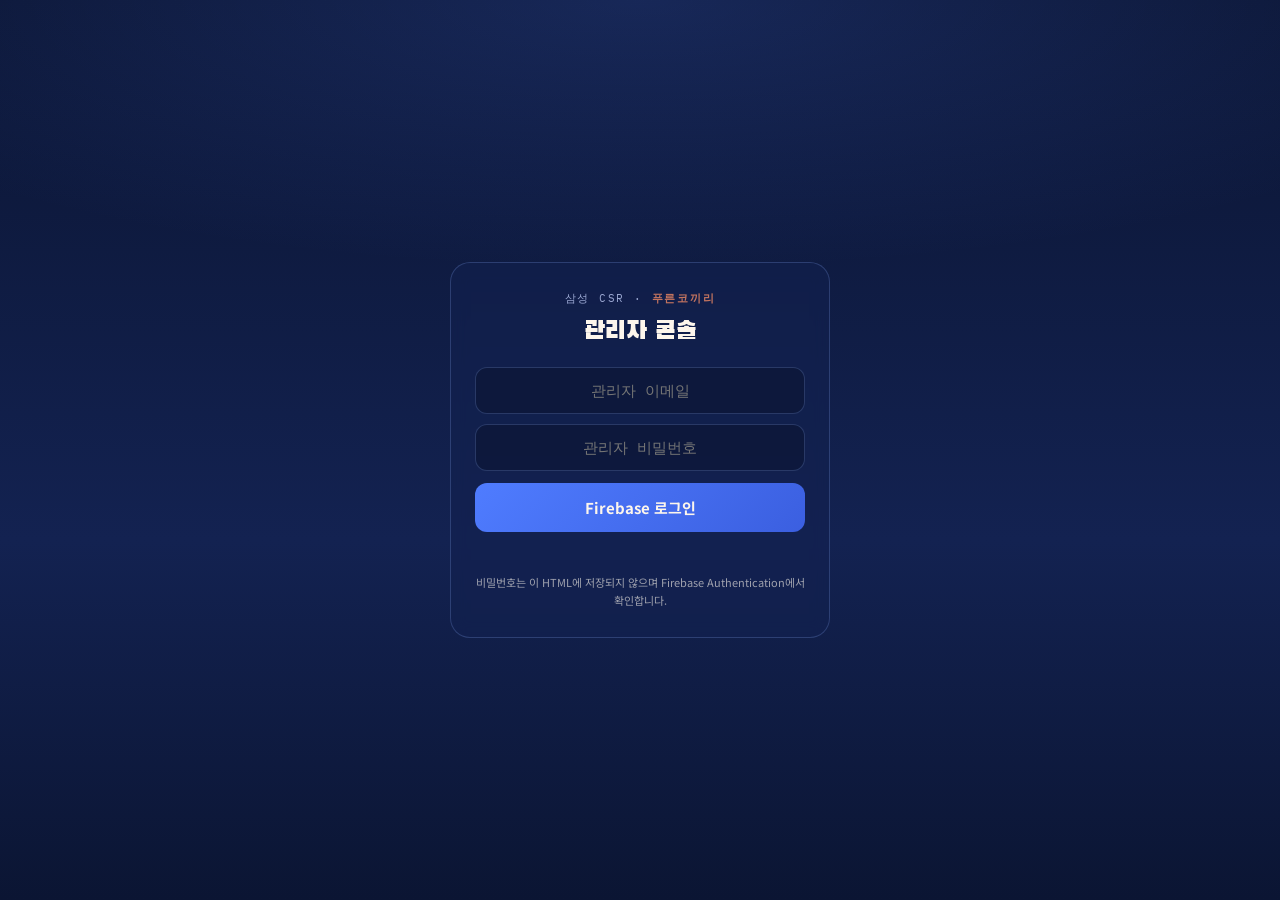
<file: admin.html>
<!DOCTYPE html>
<html lang="ko">
<head>
<meta charset="UTF-8">
<meta name="viewport" content="width=device-width, initial-scale=1.0, viewport-fit=cover">
<title>푸른코끼리 | 관리자</title>
<link rel="preconnect" href="https://fonts.googleapis.com">
<link rel="preconnect" href="https://fonts.gstatic.com" crossorigin>
<link href="https://fonts.googleapis.com/css2?family=Black+Han+Sans&family=Noto+Sans+KR:wght@400;500;700;900&family=IBM+Plex+Mono:wght@400;500&display=swap" rel="stylesheet">
<style>
:root{
  --navy-deep:#0B1533;
  --navy-mid:#132251;
  --panel:rgba(19,34,81,.55);
  --blue:#4F7CFF;
  --blue-soft:#8FB0FF;
  --blue-pale:#C9D6FF;
  --coral:#FF9166;
  --gold:#FFC24B;
  --red:#FF7A7A;
  --cream:#FDF6EC;
  --cream-dim:rgba(253,246,236,.6);
  --edge:rgba(143,176,255,.22);
  --mono:'IBM Plex Mono',ui-monospace,monospace;
}
*{margin:0;padding:0;box-sizing:border-box;-webkit-tap-highlight-color:transparent}
body{
  min-height:100dvh;background:var(--navy-deep);color:var(--cream);
  font-family:'Noto Sans KR',sans-serif;font-size:15px;
  background-image:
    radial-gradient(ellipse 120% 50% at 50% 0%, rgba(79,124,255,.18), transparent 60%),
    linear-gradient(180deg,var(--navy-deep),var(--navy-mid) 60%,var(--navy-deep));
  background-attachment:fixed;
}
.wrap{max-width:1080px;margin:0 auto;padding:26px 22px 70px}
button{font-family:inherit;cursor:pointer;border:0}
:focus-visible{outline:2px solid var(--coral);outline-offset:3px;border-radius:4px}

/* ── 로그인 ── */
.gate{min-height:100dvh;display:flex;align-items:center;justify-content:center;padding:24px}
.gate-card{width:100%;max-width:380px;background:var(--panel);border:1px solid var(--edge);border-radius:20px;padding:28px 24px;text-align:center;-webkit-backdrop-filter:blur(8px);backdrop-filter:blur(8px)}
.gate-card .eyebrow{font-family:var(--mono);font-size:11px;letter-spacing:.16em;color:var(--blue-pale);opacity:.75;margin-bottom:10px}
.gate-card h1{font-family:'Black Han Sans',sans-serif;font-weight:400;font-size:25px;margin-bottom:20px}
.gate-card input{width:100%;background:rgba(11,21,51,.6);border:1px solid var(--edge);border-radius:12px;padding:13px 15px;color:var(--cream);font-family:var(--mono);font-size:15px;text-align:center;outline:0}
.gate-card input+input{margin-top:10px}
.gate-help{margin-top:12px;font-size:11px;line-height:1.55;color:var(--cream-dim)}
.gate-card button{width:100%;margin-top:12px;padding:14px 0;border-radius:12px;background:linear-gradient(135deg,var(--blue),#3B5FE0);color:var(--cream);font-weight:700;font-size:15px}
.gate-msg{margin-top:12px;font-size:12.5px;color:var(--red);min-height:18px}

/* ── 헤더 ── */
header{display:flex;align-items:flex-end;gap:16px;flex-wrap:wrap;margin-bottom:22px}
header .eyebrow{font-family:var(--mono);font-size:11px;letter-spacing:.16em;color:var(--blue-pale);opacity:.75;margin-bottom:5px}
header .eyebrow b{color:var(--coral);font-weight:500}
header h1{font-family:'Black Han Sans',sans-serif;font-weight:400;font-size:30px;letter-spacing:-.01em}
header .tools{margin-left:auto;display:flex;gap:9px;align-items:center;flex-wrap:wrap}
.btn{
  font-family:var(--mono);font-size:12px;padding:9px 15px;border-radius:999px;
  background:rgba(79,124,255,.14);border:1px solid var(--edge);color:var(--cream)
}
.btn:hover{background:rgba(79,124,255,.24)}
.btn:disabled{opacity:.35;cursor:not-allowed;filter:saturate(.35)}
.btn.warn{background:rgba(255,122,122,.12);border-color:rgba(255,122,122,.4);color:#FFC7C7}
.btn.warn:hover{background:rgba(255,122,122,.22)}
.btn.go{background:rgba(255,145,102,.14);border-color:rgba(255,145,102,.4);color:#FFD2BE}
.btn.draw{background:rgba(255,194,75,.14);border-color:rgba(255,194,75,.48);color:#FFE6A6}
.btn.draw:hover{background:rgba(255,194,75,.24)}

/* ── 룸 카드 ── */
h2{font-family:var(--mono);font-size:11px;letter-spacing:.16em;color:var(--blue-pale);opacity:.8;margin:26px 0 12px;text-transform:uppercase}
.rooms{display:grid;gap:14px;grid-template-columns:repeat(auto-fill,minmax(250px,1fr))}
.room{
  background:var(--panel);border:1px solid var(--edge);border-radius:16px;padding:16px 18px;
  -webkit-backdrop-filter:blur(6px);backdrop-filter:blur(6px);
  transition:border-color .15s ease,transform .12s ease
}
.room:hover{border-color:rgba(143,176,255,.45)}
.room.active{border-color:var(--coral);box-shadow:0 0 0 1px rgba(255,145,102,.35),0 10px 30px rgba(255,145,102,.12)}
.room .no{font-family:'Black Han Sans',sans-serif;font-weight:400;font-size:26px;line-height:1}
.room .no small{font-family:var(--mono);font-size:11px;color:var(--blue-pale);opacity:.75;margin-right:7px;letter-spacing:.14em}
.room .figs{display:flex;gap:14px;margin:12px 0 14px;font-family:var(--mono);font-size:12px;color:var(--cream-dim)}
.room .figs b{display:block;font-size:19px;color:var(--cream);font-weight:500;font-variant-numeric:tabular-nums;margin-top:2px}
.room .figs .hid b{color:var(--red)}
.room .acts{display:flex;gap:7px;flex-wrap:wrap}
.room .acts .btn{padding:7px 12px;font-size:11px}

/* ── 메시지 목록 ── */
.toolbar{display:flex;align-items:center;gap:12px;flex-wrap:wrap;margin-bottom:12px}
.toolbar .title{font-family:'Black Han Sans',sans-serif;font-weight:400;font-size:21px}
.toolbar .right{margin-left:auto;display:flex;gap:8px;flex-wrap:wrap}
.list{display:flex;flex-direction:column;gap:9px}
.item{
  display:flex;gap:14px;align-items:flex-start;
  background:var(--panel);border:1px solid var(--edge);border-left:3px solid var(--blue);
  border-radius:12px;padding:13px 15px
}
.item.hidden-row{opacity:.5;border-left-color:var(--red)}
.item .body{flex:1;min-width:0}
.item .txt{font-size:15.5px;line-height:1.5;white-space:pre-wrap;word-break:break-word}
.item .meta{margin-top:7px;font-family:var(--mono);font-size:11px;color:var(--cream-dim);display:flex;gap:12px;flex-wrap:wrap}
.item .meta .nm{color:var(--coral)}
.item .acts{display:flex;gap:6px;flex-shrink:0}
.item .acts .btn{padding:6px 11px;font-size:11px}
.empty{padding:34px 10px;text-align:center;color:var(--cream-dim);font-family:var(--mono);font-size:12.5px}

/* ── 링크 만들기 ── */
.linker{background:var(--panel);border:1px solid var(--edge);border-radius:16px;padding:16px 18px}
.linker .row{display:flex;gap:10px;flex-wrap:wrap;align-items:flex-end}
.linker label{display:block;font-family:var(--mono);font-size:10.5px;letter-spacing:.14em;color:var(--blue-pale);opacity:.8;margin-bottom:6px}
.linker input{background:rgba(11,21,51,.6);border:1px solid var(--edge);border-radius:10px;padding:10px 13px;color:var(--cream);font-family:var(--mono);font-size:14px;width:120px;outline:0}
.linker .out{margin-top:13px;display:flex;flex-direction:column;gap:7px;font-family:var(--mono);font-size:12.5px;word-break:break-all}
.linker .out a{color:var(--blue-soft)}

.toast{
  position:fixed;left:50%;bottom:26px;transform:translateX(-50%);
  background:rgba(11,21,51,.95);border:1px solid var(--edge);border-radius:999px;
  padding:11px 20px;font-family:var(--mono);font-size:12.5px;z-index:50;
  opacity:0;pointer-events:none;transition:opacity .25s ease
}
.toast.show{opacity:1}
.toast.err{border-color:rgba(255,122,122,.5);color:#FFC7C7}
</style>
</head>
<body>

<!-- ── Firebase Authentication 로그인 ── -->
<div class="gate" id="gate">
  <div class="gate-card">
    <div class="eyebrow">삼성 CSR · <b style="color:#FF9166">푸른코끼리</b></div>
    <h1>관리자 콘솔</h1>
    <input id="email" type="email" placeholder="관리자 이메일" autocomplete="username" inputmode="email">
    <input id="pw" type="password" placeholder="관리자 비밀번호" autocomplete="current-password">
    <button id="enter">Firebase 로그인</button>
    <div class="gate-msg" id="gateMsg"></div>
    <div class="gate-help">비밀번호는 이 HTML에 저장되지 않으며 Firebase Authentication에서 확인합니다.</div>
  </div>
</div>

<!-- ── 본문 ── -->
<div class="wrap" id="app" hidden>
  <header>
    <div>
      <div class="eyebrow">삼성 CSR · <b>푸른코끼리</b> 사이버 폭력 예방 캠페인</div>
      <h1>응원 메시지 관리</h1>
    </div>
    <div class="tools">
      <span class="btn" id="autoBtn">자동 새로고침 켬</span>
      <button class="btn" id="refresh">새로고침</button>
      <button class="btn warn" id="logout">로그아웃</button>
    </div>
  </header>

  <h2>전광판 현황</h2>
  <div class="rooms" id="rooms"></div>

  <h2>링크 만들기</h2>
  <div class="linker">
    <div class="row">
      <div><label for="lkRoom">룸 번호</label><input id="lkRoom" type="number" min="1" step="1" value="1"></div>
      <div><label for="lkGoal">목표 개수</label><input id="lkGoal" type="number" min="1" step="1" value="10"></div>
      <button class="btn go" id="makeLink">주소 만들기</button>
    </div>
    <div class="out" id="linkOut"></div>
  </div>

  <h2 id="listHead">메시지</h2>
  <div class="toolbar">
    <span class="title" id="listTitle">룸을 선택하세요</span>
    <div class="right">
      <button class="btn warn" id="resetRoom" hidden>이 룸 전체 리셋</button>
    </div>
  </div>
  <div class="list" id="list">
    <div class="empty">위에서 룸을 선택하면 메시지가 표시됩니다</div>
  </div>
</div>

<div class="toast" id="toast"></div>

<script>
/* ═══════════════════════════════════════════════════════════
   푸른코끼리 관리자 콘솔

   삭제 방식
     1) 우선 실제 삭제(DELETE)를 시도합니다.
     2) 보안 규칙이 삭제를 막으면 ctrl/hidden 에 기록해
        전광판에서 보이지 않게 처리합니다(되돌리기 가능).
   전체 리셋도 같은 순서로 동작하며, 규칙이 막을 경우
   ctrl/resetKey 를 갱신해 이전 메시지를 전부 가립니다.

   이름 변경
     메시지를 새 번호로 복사한 뒤 원래 번호를 정리합니다.
     메시지 키를 그대로 옮기므로 작성 순서와 시각이 유지됩니다.
   ═══════════════════════════════════════════════════════════ */
const CONFIG = {
  DB_URL             : "https://jmtcsr1-default-rtdb.asia-southeast1.firebasedatabase.app",

  /* Firebase Console → 프로젝트 설정 → 일반 → 웹 API 키 */
  FIREBASE_WEB_API_KEY: "AIzaSyCem6dA2hNhemGW5BYE4GSeRiMyqajfxvY",

  /* Firebase Console → Authentication → 사용자 UID */
  ADMIN_UID           : "UpxNSZLlivVJLJxENPCwxD0A70g1",

  REFRESH              : 6000
};

const DB = CONFIG.DB_URL;
const el = id => document.getElementById(id);
const nf = n => Number(n).toLocaleString("ko-KR");

let rooms = {};        // {roomNo: {total, hiddenCount, visible, resetKey, hidden}}
let current = null;    // 선택된 룸
let auto = true;
let timer = null;

/* ── Firebase Authentication ── */
const AUTH_SESSION_KEY = "blueele:admin:refreshToken";
let authState = {
  idToken     : "",
  refreshToken: "",
  expiresAt   : 0,
  uid         : "",
  email       : ""
};

function authConfigured(){
  return Boolean(CONFIG.FIREBASE_WEB_API_KEY && CONFIG.ADMIN_UID);
}

function setGateMessage(text){
  el("gateMsg").textContent = text || "";
}

function friendlyAuthError(code){
  const table = {
    EMAIL_NOT_FOUND       : "등록되지 않은 관리자 이메일입니다.",
    INVALID_PASSWORD      : "이메일 또는 비밀번호가 맞지 않습니다.",
    INVALID_LOGIN_CREDENTIALS: "이메일 또는 비밀번호가 맞지 않습니다.",
    USER_DISABLED         : "비활성화된 관리자 계정입니다.",
    TOO_MANY_ATTEMPTS_TRY_LATER: "로그인 시도가 너무 많습니다. 잠시 후 다시 시도하세요.",
    OPERATION_NOT_ALLOWED : "Firebase Authentication에서 이메일/비밀번호 로그인을 활성화해야 합니다.",
    NOT_ADMIN             : "이 계정은 이 관리자 페이지에 허용된 UID가 아닙니다.",
    CONFIG_REQUIRED       : "admin.html의 Web API Key와 관리자 UID를 먼저 설정하세요."
  };
  return table[code] || "로그인하지 못했습니다. Firebase 설정과 네트워크를 확인하세요.";
}

function applyAuthPayload(data){
  const uid = data.localId || data.user_id || authState.uid;
  if (uid !== CONFIG.ADMIN_UID) throw new Error("NOT_ADMIN");

  authState.idToken      = data.idToken || data.id_token || "";
  authState.refreshToken = data.refreshToken || data.refresh_token || authState.refreshToken;
  authState.expiresAt    = Date.now() + Math.max(60, Number(data.expiresIn || data.expires_in || 3600)) * 1000;
  authState.uid          = uid;
  authState.email        = data.email || authState.email;

  if (authState.refreshToken){
    sessionStorage.setItem(AUTH_SESSION_KEY, authState.refreshToken);
  }
}

function clearAuth(){
  authState = {idToken:"",refreshToken:"",expiresAt:0,uid:"",email:""};
  sessionStorage.removeItem(AUTH_SESSION_KEY);
}

async function refreshIdToken(force){
  if (!force && authState.idToken && Date.now() < authState.expiresAt - 60000){
    return authState.idToken;
  }
  if (!authState.refreshToken) throw new Error("LOGIN_REQUIRED");

  const body = new URLSearchParams({
    grant_type   : "refresh_token",
    refresh_token: authState.refreshToken
  });
  const res = await fetch(`https://securetoken.googleapis.com/v1/token?key=${encodeURIComponent(CONFIG.FIREBASE_WEB_API_KEY)}`, {
    method : "POST",
    headers: {"Content-Type":"application/x-www-form-urlencoded"},
    body
  });
  const data = await res.json();
  if (!res.ok) throw new Error(data?.error?.message || "TOKEN_REFRESH_FAILED");
  applyAuthPayload(data);
  return authState.idToken;
}

function openAdmin(){
  el("gate").hidden = true;
  el("app").hidden = false;
  loadAll();
  schedule();
}

async function tryEnter(){
  if (!authConfigured()){
    setGateMessage(friendlyAuthError("CONFIG_REQUIRED"));
    return;
  }

  const email = el("email").value.trim();
  const password = el("pw").value;
  if (!email || !password){
    setGateMessage("관리자 이메일과 비밀번호를 입력하세요.");
    return;
  }

  const button = el("enter");
  button.disabled = true;
  setGateMessage("Firebase에서 관리자 권한을 확인하고 있습니다.");

  try{
    const res = await fetch(`https://identitytoolkit.googleapis.com/v1/accounts:signInWithPassword?key=${encodeURIComponent(CONFIG.FIREBASE_WEB_API_KEY)}`, {
      method : "POST",
      headers: {"Content-Type":"application/json"},
      body   : JSON.stringify({email, password, returnSecureToken:true})
    });
    const data = await res.json();
    if (!res.ok) throw new Error(data?.error?.message || "AUTH_FAILED");

    applyAuthPayload(data);
    el("pw").value = "";
    setGateMessage("");
    openAdmin();
  }catch(err){
    clearAuth();
    setGateMessage(friendlyAuthError(String(err.message || err)));
    el("pw").value = "";
    el("pw").focus();
  }finally{
    button.disabled = false;
  }
}

async function restoreSession(){
  if (!authConfigured()){
    setGateMessage(friendlyAuthError("CONFIG_REQUIRED"));
    el("email").focus();
    return;
  }

  authState.refreshToken = sessionStorage.getItem(AUTH_SESSION_KEY) || "";
  if (!authState.refreshToken){
    el("email").focus();
    return;
  }

  setGateMessage("관리자 세션을 복원하고 있습니다.");
  try{
    await refreshIdToken(true);
    setGateMessage("");
    openAdmin();
  }catch(e){
    clearAuth();
    setGateMessage("세션이 만료되었습니다. 다시 로그인하세요.");
    el("email").focus();
  }
}

function logout(){
  clearTimeout(timer);
  clearAuth();
  rooms = {};
  current = null;
  el("app").hidden = true;
  el("gate").hidden = false;
  el("list").innerHTML = '<div class="empty">위에서 룸을 선택하면 메시지가 표시됩니다</div>';
  setGateMessage("로그아웃했습니다.");
  el("pw").value = "";
  el("email").focus();
}

el("enter").addEventListener("click", tryEnter);
el("email").addEventListener("keydown", e => { if (e.key === "Enter") el("pw").focus(); });
el("pw").addEventListener("keydown", e => { if (e.key === "Enter") tryEnter(); });
el("logout").addEventListener("click", logout);

/* ── 알림 ── */
let toastTimer = null;
function toast(text, isErr){
  const t = el("toast");
  t.textContent = text;
  t.classList.toggle("err", !!isErr);
  t.classList.add("show");
  clearTimeout(toastTimer);
  toastTimer = setTimeout(() => t.classList.remove("show"), 2600);
}

/* ── 인증된 Realtime Database REST 통신 ── */
async function dbFetch(path, options={}, mayRetry=true){
  try{
    const token = await refreshIdToken(false);
    const join = path.includes("?") ? "&" : "?";
    const url = `${DB}${path}${join}auth=${encodeURIComponent(token)}`;
    const res = await fetch(url, options);

    if (mayRetry && (res.status === 401 || res.status === 403)){
      await refreshIdToken(true);
      return dbFetch(path, options, false);
    }
    return res;
  }catch(err){
    if (String(err.message || err).includes("LOGIN_REQUIRED")) logout();
    throw err;
  }
}

async function getJSON(path){
  const res = await dbFetch(path, {cache:"no-store"});
  if (!res.ok) throw new Error(res.status);
  return res.json();
}
async function putJSON(path, value){
  const res = await dbFetch(path, {
    method:"PUT", headers:{"Content-Type":"application/json"}, body:JSON.stringify(value)
  });
  if (!res.ok) throw new Error(res.status);
  return true;
}
async function patchJSON(path, value){
  const res = await dbFetch(path, {
    method:"PATCH", headers:{"Content-Type":"application/json"}, body:JSON.stringify(value)
  });
  return res.ok;
}
async function delPath(path){
  const res = await dbFetch(path, {method:"DELETE"});
  return res.ok;
}

/* 같은 브라우저에서 열린 전광판에는 즉시 동기화 신호를 보냅니다. */
function signalBoard(room){
  try{
    localStorage.setItem(`blueele:room:${room}`, String(Date.now()));
  }catch(e){}
}

/* ── 전체 룸 현황 ── */
async function loadAll(){
  try{
    const roomList = await getJSON(`/rooms.json?shallow=true`) || {};
    const keys = Object.keys(roomList).filter(r => /^[0-9]{1,6}$/.test(r)).sort((a,b) => (+a||0) - (+b||0));
    const next = {};

    await Promise.all(keys.map(async r => {
      const [msgs, ctrl] = await Promise.all([
        getJSON(`/rooms/${r}/msgs.json?shallow=true`).catch(() => null),
        getJSON(`/rooms/${r}/ctrl.json`).catch(() => null)
      ]);
      const all      = msgs ? Object.keys(msgs) : [];
      const resetKey = (ctrl && ctrl.resetKey) || "";
      const hidden   = (ctrl && ctrl.hidden) || {};
      const alive    = all.filter(k => k > resetKey);
      next[r] = {
        total  : all.length,
        alive  : alive.length,
        hiddenN: alive.filter(k => hidden[k]).length,
        visible: alive.filter(k => !hidden[k]).length,
        resetKey, hidden
      };
    }));

    rooms = next;
    renderRooms();
    if (current && rooms[current]) loadMessages(current, true);
  }catch(e){
    toast("현황을 불러오지 못했습니다. 규칙에서 /rooms 읽기가 허용되었는지 확인하세요.", true);
  }
}

function renderRooms(){
  const box = el("rooms");
  const keys = Object.keys(rooms);
  if (!keys.length){
    box.innerHTML = `<div class="empty">아직 생성된 전광판이 없습니다. 아래에서 링크를 만들어 첫 메시지를 남겨보세요.</div>`;
    return;
  }
  box.innerHTML = "";
  keys.forEach(r => {
    const d = rooms[r];
    const card = document.createElement("div");
    card.className = "room" + (current === r ? " active" : "");
    card.innerHTML = `
      <div class="no"><small>ROOM</small>${r}</div>
      <div class="figs">
        <span>표시 중<b>${nf(d.visible)}</b></span>
        <span class="hid">숨김<b>${nf(d.hiddenN)}</b></span>
        <span>누적<b>${nf(d.total)}</b></span>
      </div>
      <div class="acts">
        <button class="btn" data-act="open">메시지 보기</button>
        <button class="btn go" data-act="board">전광판</button>
        <button class="btn draw" data-act="draw" ${d.visible < 2 ? "disabled" : ""}>뽑기</button>
        <button class="btn" data-act="rename">이름 변경</button>
        <button class="btn warn" data-act="reset">리셋</button>
      </div>`;
    card.querySelector('[data-act="open"]').onclick = () => loadMessages(r);
    card.querySelector('[data-act="board"]').onclick = () => window.open(`board.html?room=${r}`, "_blank");
    const drawBtn = card.querySelector('[data-act="draw"]');
    if (!drawBtn.disabled) drawBtn.onclick = () => window.open(`draw.html?room=${r}`, "_blank");
    card.querySelector('[data-act="rename"]').onclick = () => renameRoom(r);
    card.querySelector('[data-act="reset"]').onclick = () => resetRoom(r);
    box.appendChild(card);
  });
}

/* ── 메시지 목록 ── */
async function loadMessages(room, quiet){
  current = room;
  el("listTitle").textContent = `ROOM ${room} 메시지`;
  el("resetRoom").hidden = false;
  el("resetRoom").onclick = () => resetRoom(room);
  renderRooms();

  try{
    const data = await getJSON(`/rooms/${room}/msgs.json?orderBy="$key"&limitToLast=300`) || {};
    const d = rooms[room] || {resetKey:"", hidden:{}};
    const rows = Object.entries(data)
      .filter(([k]) => k > d.resetKey)
      .sort((a,b) => a[0] < b[0] ? 1 : -1);   // 최신이 위로

    const list = el("list");
    if (!rows.length){
      list.innerHTML = `<div class="empty">표시할 메시지가 없습니다</div>`;
      return;
    }
    list.innerHTML = "";
    rows.forEach(([k,v]) => {
      const isHidden = !!d.hidden[k];
      const row = document.createElement("div");
      row.className = "item" + (isHidden ? " hidden-row" : "");
      const when = v.ts ? new Date(v.ts).toLocaleString("ko-KR", {month:"2-digit",day:"2-digit",hour:"2-digit",minute:"2-digit"}) : "";
      row.innerHTML = `
        <div class="body">
          <div class="txt"></div>
          <div class="meta">
            <span class="nm"></span><span class="when"></span><span class="key"></span>
            ${isHidden ? '<span style="color:#FF7A7A">숨김</span>' : ''}
          </div>
        </div>
        <div class="acts"></div>`;
      row.querySelector(".txt").textContent  = v.text || "";
      row.querySelector(".nm").textContent   = v.name ? v.name : "익명";
      row.querySelector(".when").textContent = when;
      row.querySelector(".key").textContent  = k;

      const acts = row.querySelector(".acts");
      if (isHidden){
        const b = document.createElement("button");
        b.className = "btn"; b.textContent = "복구";
        b.onclick = () => unhide(room, k);
        acts.appendChild(b);
      }else{
        const b = document.createElement("button");
        b.className = "btn warn"; b.textContent = "삭제";
        b.onclick = () => removeOne(room, k, v.text || "");
        acts.appendChild(b);
      }
      list.appendChild(row);
    });
  }catch(e){
    if (!quiet) toast("메시지를 불러오지 못했습니다.", true);
  }
}

/* ── 개별 삭제 ── */
async function removeOne(room, key, preview){
  const short = preview.length > 18 ? preview.slice(0,18) + "…" : preview;
  if (!confirm(`이 메시지를 삭제할까요?\n\n"${short}"`)) return;

  if (await delPath(`/rooms/${room}/msgs/${key}.json`)){
    toast("삭제했습니다.");
  }else{
    try{
      await putJSON(`/rooms/${room}/ctrl/hidden/${key}.json`, true);
      toast("규칙이 삭제를 막아 숨김 처리했습니다.");
    }catch(e){
      toast("삭제하지 못했습니다. 규칙을 확인하세요.", true); return;
    }
  }
  signalBoard(room);
  await loadAll();
}

async function unhide(room, key){
  try{
    if (!await delPath(`/rooms/${room}/ctrl/hidden/${key}.json`)) throw new Error("DELETE_FAILED");
    toast("복구했습니다.");
    signalBoard(room);
    await loadAll();
  }catch(e){ toast("복구하지 못했습니다.", true); }
}

/* ── 룸 전체 리셋 ── */
async function resetRoom(room){
  if (!confirm(`ROOM ${room} 의 메시지를 전부 비웁니다.\n전광판이 처음 상태로 돌아갑니다. 진행할까요?`)) return;

  if (await delPath(`/rooms/${room}/msgs.json`)){
    try{ await delPath(`/rooms/${room}/ctrl.json`); }catch(e){}
    toast(`ROOM ${room} 를 비웠습니다.`);
  }else{
    try{
      const msgs = await getJSON(`/rooms/${room}/msgs.json?shallow=true`) || {};
      const keys = Object.keys(msgs).sort();
      const last = keys.length ? keys[keys.length-1] : "";
      await putJSON(`/rooms/${room}/ctrl.json`, {resetKey:last});
      toast(`ROOM ${room} 를 리셋했습니다(기록은 보존).`);
    }catch(e){
      toast("리셋하지 못했습니다. 규칙을 확인하세요.", true); return;
    }
  }
  signalBoard(room);
  await loadAll();
  if (current === room) loadMessages(room, true);
}

/* ── 룸 이름 변경 ──
   Firebase 에는 노드 이름을 바꾸는 기능이 없어, 메시지를 새 번호로 복사한 뒤
   원래 번호를 정리하는 방식으로 동작합니다. 메시지 키를 그대로 옮기므로
   작성 순서와 시각은 유지됩니다. 숨김·리셋된 메시지는 따라가지 않습니다. */
async function renameRoom(oldRoom){
  const raw = prompt(`ROOM ${oldRoom} 의 번호를 바꿉니다.\n새 번호를 숫자로 입력하세요.`, "");
  if (raw === null) return;

  const digits = String(raw).replace(/[^0-9]/g, "");
  if (!digits || parseInt(digits, 10) < 1){
    toast("숫자만 입력할 수 있습니다.", true); return;
  }
  const newRoom = String(parseInt(digits, 10));
  if (newRoom === String(oldRoom)){
    toast("현재 번호와 같습니다.", true); return;
  }

  const d = rooms[oldRoom] || {resetKey:"", hidden:{}};

  /* 옮길 메시지 추리기 */
  const payload = {};
  let moving = 0;
  try{
    const all = await getJSON(`/rooms/${oldRoom}/msgs.json`) || {};
    Object.entries(all).forEach(([k,v]) => {
      if (k > d.resetKey && !d.hidden[k]){ payload[k] = v; moving++; }
    });
  }catch(e){
    toast("메시지를 읽지 못했습니다.", true); return;
  }
  if (!moving){ toast("옮길 메시지가 없습니다.", true); return; }

  /* 대상 번호가 이미 쓰이고 있는지 확인 */
  const exists = rooms[newRoom];
  if (exists && exists.visible > 0){
    if (!confirm(`ROOM ${newRoom} 에는 이미 ${nf(exists.visible)}개의 메시지가 있습니다.\n여기에 ${nf(moving)}개를 합칠까요?`)) return;
  }else{
    if (!confirm(`ROOM ${oldRoom} 의 메시지 ${nf(moving)}개를 ROOM ${newRoom} 으로 옮깁니다.\n진행할까요?`)) return;
  }

  toast(`옮기는 중입니다 · ${nf(moving)}개`);

  /* 1) 한 번에 복사, 막히면 한 건씩 복사 */
  let copied = await patchJSON(`/rooms/${newRoom}/msgs.json`, payload);
  if (!copied){
    copied = true;
    const entries = Object.entries(payload);
    for (let i = 0; i < entries.length; i += 10){
      const oks = await Promise.all(entries.slice(i, i+10).map(([k,v]) =>
        putJSON(`/rooms/${newRoom}/msgs/${k}.json`, v).then(() => true).catch(() => false)
      ));
      if (oks.some(ok => !ok)) copied = false;
    }
  }
  if (!copied){
    toast("복사에 실패했습니다. 보안 규칙을 확인하세요.", true);
    await loadAll(); return;
  }

  /* 2) 원래 번호 정리 — 삭제가 막히면 리셋 지점만 옮깁니다 */
  const removed = await delPath(`/rooms/${oldRoom}.json`);
  if (!removed){
    try{
      const keys = Object.keys(payload).sort();
      await putJSON(`/rooms/${oldRoom}/ctrl.json`, {resetKey: keys[keys.length-1]});
      toast(`ROOM ${newRoom} 으로 옮겼습니다. 규칙이 삭제를 막아 예전 번호는 비운 상태로 남겨 두었습니다.`);
    }catch(e){
      toast(`ROOM ${newRoom} 으로 복사했지만 예전 번호를 정리하지 못했습니다.`, true);
    }
  }else{
    toast(`ROOM ${oldRoom} → ROOM ${newRoom} 으로 바꿨습니다.`);
  }

  current = newRoom;
  signalBoard(oldRoom);
  signalBoard(newRoom);
  await loadAll();
  loadMessages(newRoom, true);
}

/* ── 링크 만들기 ── */
el("makeLink").addEventListener("click", () => {
  const r = Math.max(1, parseInt(el("lkRoom").value, 10) || 1);
  const g = Math.max(1, parseInt(el("lkGoal").value, 10) || 10);
  const base = location.href.replace(/admin\.html.*$/, "");
  const submit = `${base}blueele_submit.html?room=${r}&goal=${g}`;
  const board  = `${base}board.html?room=${r}&goal=${g}`;
  el("linkOut").innerHTML = `
    <div>입력 폼 (QR용) · <a href="${submit}" target="_blank">${submit}</a></div>
    <div>전광판 · <a href="${board}" target="_blank">${board}</a></div>`;
});

/* ── 새로고침 ── */
function schedule(){
  clearTimeout(timer);
  if (auto) timer = setTimeout(async () => { await loadAll(); schedule(); }, CONFIG.REFRESH);
}
el("refresh").addEventListener("click", () => loadAll());
el("autoBtn").addEventListener("click", () => {
  auto = !auto;
  el("autoBtn").textContent = auto ? "자동 새로고침 켬" : "자동 새로고침 끔";
  schedule();
});

restoreSession();
</script>
</body>
</html>
</file>
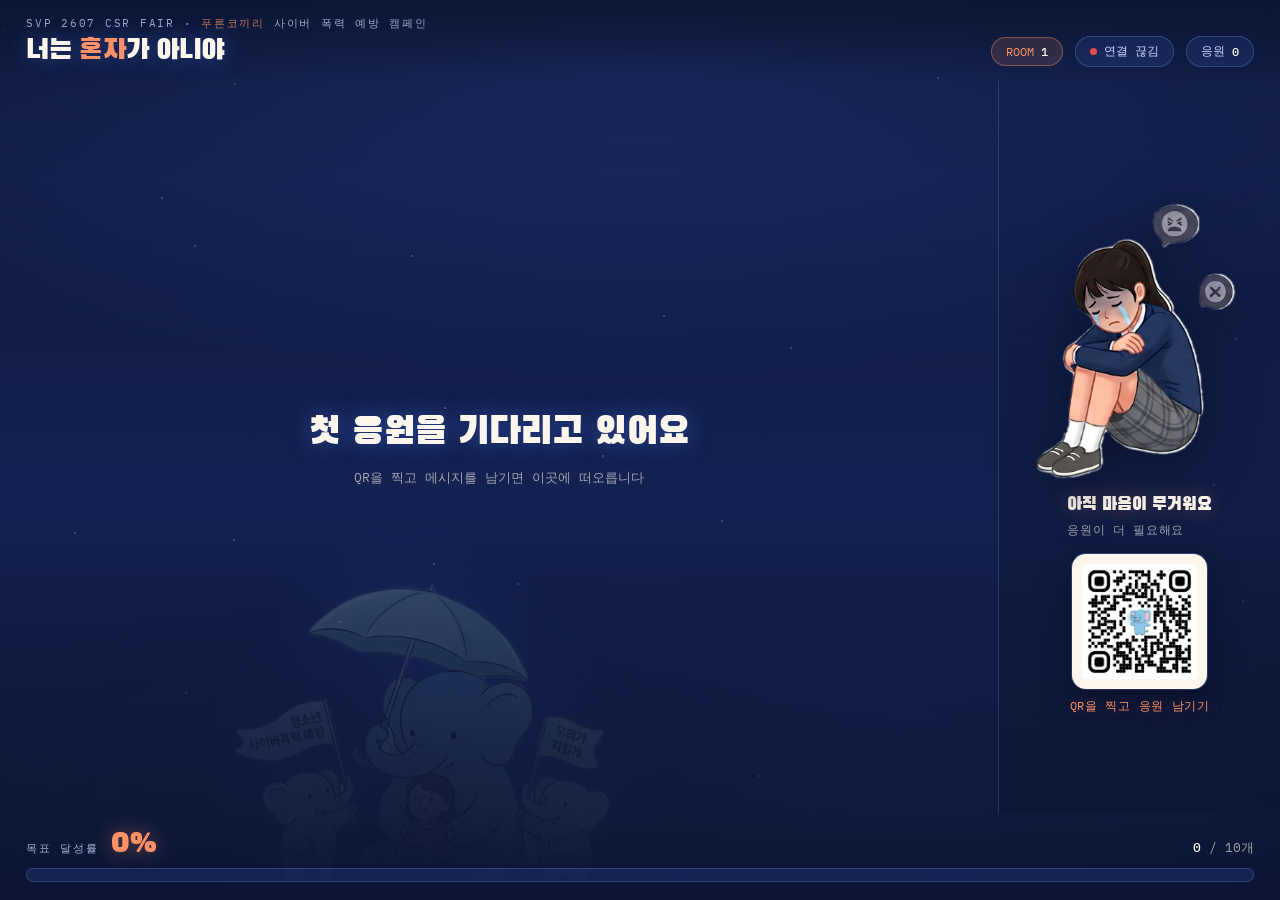
<file: board.html>
<!DOCTYPE html>
<html lang="ko">
<head>
<meta charset="UTF-8">
<meta name="viewport" content="width=device-width, initial-scale=1.0, viewport-fit=cover">
<title>푸른코끼리 | 응원 전광판</title>
<link rel="preconnect" href="https://fonts.googleapis.com">
<link rel="preconnect" href="https://fonts.gstatic.com" crossorigin>
<link href="https://fonts.googleapis.com/css2?family=Black+Han+Sans&family=Noto+Sans+KR:wght@400;500;700;900&family=IBM+Plex+Mono:wght@400;500&display=swap" rel="stylesheet">
<style>
:root{
  --navy-deep:#0B1533;
  --navy-mid:#132251;
  --blue:#4F7CFF;
  --blue-soft:#8FB0FF;
  --blue-pale:#C9D6FF;
  --coral:#FF9166;
  --gold:#FFC24B;
  --cream:#FDF6EC;
  --cream-dim:rgba(253,246,236,.62);
  --mono:'IBM Plex Mono',ui-monospace,monospace;
}
*{margin:0;padding:0;box-sizing:border-box}
html,body{width:100%;height:100%;overflow:hidden}
body{background:var(--navy-deep);font-family:'Noto Sans KR',sans-serif;color:var(--cream)}
.stage{
  position:relative;width:100%;height:100dvh;overflow:hidden;display:flex;flex-direction:column;
  background:
    radial-gradient(ellipse 140% 60% at 50% 6%, rgba(79,124,255,.22), transparent 60%),
    radial-gradient(ellipse 110% 55% at 50% 100%, rgba(79,124,255,.18), transparent 65%),
    linear-gradient(180deg, var(--navy-deep) 0%, var(--navy-mid) 55%, var(--navy-deep) 100%);
}

/* ═══ L0 별가루 ═══ */
.dust{position:absolute;inset:0;z-index:0;pointer-events:none}
.dust span{position:absolute;width:2px;height:2px;border-radius:50%;background:var(--blue-pale);opacity:.3;animation:twinkle 4s ease-in-out infinite}
@keyframes twinkle{0%,100%{opacity:.12}50%{opacity:.55}}

/* ═══ L1 코끼리 (배경) ═══ */
.elephant{
  position:absolute;z-index:1;left:33%;bottom:0;transform:translateX(-50%);
  width:min(42vh,460px);pointer-events:none;opacity:.26;
  filter:drop-shadow(0 0 40px rgba(79,124,255,.55));
  animation:sway 6s ease-in-out infinite;
}
.elephant img{display:block;width:100%;height:auto}
@keyframes sway{0%,100%{transform:translateX(-50%) translateY(0)}50%{transform:translateX(-50%) translateY(-12px)}}

/* ═══ L2 스크림 ═══ */
.scrim{
  position:absolute;inset:0;z-index:2;pointer-events:none;
  background:
    radial-gradient(ellipse 60% 42% at 33% 92%, rgba(11,21,51,.6), transparent 70%),
    linear-gradient(180deg, rgba(11,21,51,.4) 0%, rgba(11,21,51,0) 20%, rgba(11,21,51,0) 60%, rgba(11,21,51,.75) 100%);
}

/* ═══ L9 상단 ═══ */
.topbar{
  position:relative;z-index:9;flex:0 0 auto;display:flex;align-items:flex-end;gap:16px;
  padding:16px 26px 14px;background:linear-gradient(180deg, rgba(11,21,51,.9), rgba(11,21,51,0));
}
.brand .eyebrow{font-family:var(--mono);font-size:11px;letter-spacing:.16em;color:var(--blue-pale);opacity:.75;text-transform:uppercase;margin-bottom:5px}
.brand .eyebrow b{color:var(--coral);font-weight:500}
.brand h1{font-family:'Black Han Sans',sans-serif;font-weight:400;font-size:clamp(20px,2.2vw,32px);line-height:1.1;letter-spacing:-.01em;text-shadow:0 0 22px rgba(79,124,255,.4)}
.brand h1 em{font-style:normal;color:var(--coral)}
.meters{margin-left:auto;display:flex;align-items:center;gap:12px;flex-shrink:0}
.chip{
  display:inline-flex;align-items:center;gap:7px;font-family:var(--mono);font-size:12px;
  color:var(--blue-pale);background:rgba(79,124,255,.12);border:1px solid rgba(143,176,255,.25);
  padding:6px 14px;border-radius:999px;white-space:nowrap
}
.chip b{color:var(--cream);font-weight:500;font-variant-numeric:tabular-nums}
.chip.room{background:rgba(255,145,102,.14);border-color:rgba(255,145,102,.4);color:var(--coral)}
.chip.room b{color:var(--cream)}
.led{width:7px;height:7px;border-radius:50%;background:var(--coral);animation:pulse 1.6s ease-in-out infinite}
.led.off{background:#E5484D;animation:none}
@keyframes pulse{0%,100%{opacity:1;transform:scale(1)}50%{opacity:.35;transform:scale(.7)}}

/* ═══ 본문: 메시지 + 캐릭터 ═══ */
.main{position:relative;z-index:5;flex:1 1 auto;display:flex;min-height:0}
.field{position:relative;flex:1 1 auto;overflow:hidden;min-width:0}

.msg{
  position:absolute;top:100%;left:var(--x);width:var(--w);
  padding:18px 24px;border-radius:24px;
  background:rgba(11,21,51,.58);border:1px solid rgba(143,176,255,.28);
  -webkit-backdrop-filter:blur(7px);backdrop-filter:blur(7px);
  box-shadow:0 12px 40px rgba(5,10,28,.5), inset 0 1px 0 rgba(201,214,255,.14);
  will-change:transform;animation:rise var(--dur) linear forwards;
}
.msg .t{
  font-family:'Black Han Sans',sans-serif;font-weight:400;font-size:var(--fs);
  line-height:1.34;letter-spacing:-.015em;color:var(--cream);
  word-break:keep-all;overflow-wrap:anywhere;
  text-shadow:0 0 26px rgba(79,124,255,.55), 0 3px 12px rgba(0,0,0,.7);
}
.msg .n{margin-top:12px;font-family:var(--mono);font-size:18px;color:var(--coral);opacity:.95}
.msg.fresh{border-color:rgba(255,145,102,.55);box-shadow:0 12px 44px rgba(255,145,102,.22),0 12px 40px rgba(5,10,28,.5)}
@keyframes rise{
  0%{transform:translateY(0) scale(.96);opacity:0}
  8%{opacity:1}
  86%{opacity:1}
  100%{transform:translateY(calc(-100dvh - 150%)) scale(1);opacity:0}
}

.waiting{position:absolute;inset:0;display:flex;flex-direction:column;align-items:center;justify-content:center;gap:12px;text-align:center;padding:0 24px}
.waiting strong{font-family:'Black Han Sans',sans-serif;font-weight:400;font-size:clamp(22px,3vw,38px);text-shadow:0 0 24px rgba(79,124,255,.45)}
.waiting span{font-family:var(--mono);font-size:12.5px;color:var(--cream-dim)}

/* ═══ 캐릭터 패널 ═══ */
.mascot{
  flex:0 0 auto;width:clamp(230px,22vw,320px);
  display:flex;flex-direction:column;align-items:center;justify-content:center;gap:14px;
  padding:10px 18px 18px;
  border-left:1px solid rgba(143,176,255,.18);
  background:linear-gradient(180deg, rgba(19,34,81,.28), rgba(11,21,51,.62));
}
.mascot-art{position:relative;width:100%;aspect-ratio:320/400;max-height:40vh}
.mascot-art img{
  position:absolute;inset:0;width:100%;height:100%;object-fit:contain;
  opacity:0;transition:opacity .9s ease, transform .9s ease;transform:scale(.96);
  filter:drop-shadow(0 10px 26px rgba(5,10,28,.55))
}
.mascot-art img.on{opacity:1;transform:scale(1)}
.mascot-label{
  text-align:center;font-family:'Black Han Sans',sans-serif;font-weight:400;
  font-size:clamp(16px,1.4vw,22px);line-height:1.35;color:var(--cream);
  text-shadow:0 0 20px rgba(255,145,102,.35)
}
.mascot-sub{margin-top:5px;font-family:var(--mono);font-size:11.5px;color:var(--cream-dim);letter-spacing:.06em}

/* QR — PC 전광판에서만 노출 */
.qr{display:flex;flex-direction:column;align-items:center;gap:9px;margin-top:2px}
.qr-frame{
  background:var(--cream);border-radius:14px;padding:10px;
  box-shadow:0 10px 30px rgba(5,10,28,.5), 0 0 0 1px rgba(143,176,255,.3);
  line-height:0
}
.qr-frame img{display:block;width:clamp(112px,9vw,150px);height:auto;border-radius:4px}
.qr-cap{
  font-family:var(--mono);font-size:11.5px;letter-spacing:.06em;color:var(--coral);
  text-align:center;text-shadow:0 0 16px rgba(255,145,102,.35)
}

/* ═══ 하단 목표 달성률 ═══ */
.goal{
  position:relative;z-index:9;flex:0 0 auto;
  padding:14px 26px calc(18px + env(safe-area-inset-bottom));
  background:linear-gradient(0deg, rgba(11,21,51,.94), rgba(11,21,51,0));
}
.goal-head{display:flex;align-items:baseline;gap:12px;margin-bottom:9px}
.goal-head .label{font-family:var(--mono);font-size:11px;letter-spacing:.16em;color:var(--blue-pale);opacity:.8;text-transform:uppercase}
.goal-head .pct{font-family:'Black Han Sans',sans-serif;font-weight:400;font-size:clamp(22px,2.4vw,34px);color:var(--coral);line-height:1;font-variant-numeric:tabular-nums;text-shadow:0 0 20px rgba(255,145,102,.45)}
.goal-head .nums{margin-left:auto;font-family:var(--mono);font-size:13px;color:var(--cream-dim);font-variant-numeric:tabular-nums}
.goal-head .nums b{color:var(--cream);font-weight:500}
.track{position:relative;height:14px;border-radius:999px;background:rgba(79,124,255,.14);border:1px solid rgba(143,176,255,.22);overflow:hidden}
.fill{position:relative;height:100%;width:0;border-radius:999px;background:linear-gradient(90deg,var(--blue) 0%,var(--blue-soft) 55%,var(--coral) 100%);box-shadow:0 0 20px rgba(79,124,255,.6);transition:width 1.1s cubic-bezier(.25,.9,.3,1)}
.fill::after{content:"";position:absolute;top:0;right:0;width:70px;height:100%;background:linear-gradient(90deg,transparent,rgba(253,246,236,.28))}
.track.done .fill{background:linear-gradient(90deg,var(--coral),var(--gold))}

/* ═══ 모바일 뷰 ═══ */
body.mobile .topbar{padding:14px 18px 10px;flex-direction:column;align-items:flex-start;gap:9px}
body.mobile .meters{margin-left:0;width:100%;flex-wrap:wrap;gap:8px}
body.mobile .chip{font-size:11px;padding:5px 11px}
body.mobile .brand h1{font-size:clamp(19px,5.6vw,26px)}
body.mobile .elephant{left:50%;bottom:180px;width:min(66vw,300px);opacity:.16}
body.mobile .main{flex-direction:column}
body.mobile .msg{padding:14px 18px;border-radius:20px}
body.mobile .msg .n{font-size:16.5px;margin-top:9px}
body.mobile .mascot{
  width:100%;flex-direction:row;align-items:center;justify-content:flex-start;gap:16px;
  border-left:0;border-top:1px solid rgba(143,176,255,.18);
  padding:10px 18px;height:158px
}
body.mobile .mascot-art{width:120px;height:138px;aspect-ratio:auto;max-height:none;flex:0 0 auto}
body.mobile .mascot-label{text-align:left;font-size:19px}
body.mobile .qr{display:none}
body.mobile .goal{padding:12px 18px calc(16px + env(safe-area-inset-bottom))}
body.mobile .goal-head .pct{font-size:26px}
body.mobile .track{height:12px}

@media (prefers-reduced-motion:reduce){
  .elephant,.led,.dust span{animation:none}
  .msg{animation:none;top:auto;bottom:12%;left:50%!important;width:min(88%,720px)!important;transform:translateX(-50%)}
}
</style>
</head>
<body>
<div class="stage">

  <div class="dust" id="dust"></div>
  <div class="elephant"><img src="1000018839.png" alt="아이를 감싸안은 푸른코끼리 가족"></div>
  <div class="scrim"></div>

  <div class="topbar">
    <div class="brand">
      <div class="eyebrow">SVP 2607 CSR Fair · <b>푸른코끼리</b> 사이버 폭력 예방 캠페인</div>
      <h1>너는 <em>혼자</em>가 아니야</h1>
    </div>
    <div class="meters">
      <span class="chip room">ROOM <b id="roomNo">1</b></span>
      <span class="chip"><i class="led" id="led"></i><span id="ledText">연결 중</span></span>
      <span class="chip">응원 <b id="count">0</b></span>
    </div>
  </div>

  <div class="main">
    <div class="field" id="field">
      <div class="waiting" id="waiting">
        <strong>첫 응원을 기다리고 있어요</strong>
        <span>QR을 찍고 메시지를 남기면 이곳에 떠오릅니다</span>
      </div>
    </div>

    <aside class="mascot">
      <div class="mascot-art">
        <img id="mSad"   src="student_sad.png"   class="on" alt="울상인 학생">
        <img id="mSoso"  src="student_soso.png"  alt="조금씩 밝아지는 학생">
        <img id="mHappy" src="student_happy.png" alt="환하게 웃는 학생">
      </div>
      <div>
        <div class="mascot-label" id="mascotLabel">아직 마음이 무거워요</div>
        <div class="mascot-sub" id="mascotSub">응원이 모이면 표정이 바뀝니다</div>
      </div>

      <div class="qr">
        <div class="qr-frame">
          <img src="url_qrcodecreator.com_15_44_28.png" alt="응원 메시지 남기기 QR 코드">
        </div>
        <div class="qr-cap">QR을 찍고 응원 남기기</div>
      </div>
    </aside>
  </div>

  <div class="goal">
    <div class="goal-head">
      <span class="label">목표 달성률</span>
      <span class="pct" id="pct">0%</span>
      <span class="nums"><b id="cur">0</b> / <span id="goalNum">10</span>개</span>
    </div>
    <div class="track" id="track"><div class="fill" id="fill"></div></div>
  </div>

</div>

<script>
/* ═══════════════════════════════════════════════════════════
   푸른코끼리 응원 전광판

   주소 뒤 파라미터
     ?room=2      전광판 번호. 숫자만 사용하며 기본값은 1입니다.
                  번호를 바꾸면 데이터가 완전히 분리된 새 전광판이 열립니다.
     ?goal=50     목표 메시지 수. 미입력 시 10입니다.
   예) board.html?room=2&goal=50
   ═══════════════════════════════════════════════════════════ */
const CONFIG = {
  DB_URL      : "https://jmtcsr1-default-rtdb.asia-southeast1.firebasedatabase.app",
  DEFAULT_ROOM: "1",
  DEFAULT_GOAL: 10,
  POLL_MS     : 900,
  POOL        : 60
};

const q = new URLSearchParams(location.search);

/* 룸 번호는 숫자만 허용합니다 */
const rawRoom = (q.get("room") || "").replace(/[^0-9]/g, "");
const ROOM = rawRoom !== "" ? String(parseInt(rawRoom, 10)) : CONFIG.DEFAULT_ROOM;

const rawGoal = parseInt(q.get("goal"), 10);
const GOAL = Number.isFinite(rawGoal) && rawGoal > 0 ? rawGoal : CONFIG.DEFAULT_GOAL;

const ROOT      = `${CONFIG.DB_URL}/rooms/${ROOM}`;
const MSGS      = `${ROOT}/msgs.json`;
const CTRL      = `${ROOT}/ctrl.json`;

const el = id => document.getElementById(id);
const nf = n => n.toLocaleString("ko-KR");
el("roomNo").textContent = ROOM;
el("goalNum").textContent = nf(GOAL);
document.title = `푸른코끼리 전광판 · ROOM ${ROOM}`;

/* ── 모바일 / PC 판별 ── */
let isMobile = false;
function detectView(){
  const narrow = window.matchMedia("(max-width:820px)").matches;
  const touch  = window.matchMedia("(pointer:coarse)").matches;
  isMobile = narrow || (touch && window.innerWidth < 1024);
  document.body.classList.toggle("mobile", isMobile);
}
detectView();
addEventListener("resize", detectView);

/* ── 별가루 ── */
(function(){
  const d = el("dust");
  for (let i = 0; i < 30; i++){
    const s = document.createElement("span");
    s.style.left = Math.random()*100 + "%";
    s.style.top  = Math.random()*100 + "%";
    s.style.animationDelay = (Math.random()*4) + "s";
    d.appendChild(s);
  }
})();

/* ── 상태 ── */
let total       = 0;
let pool        = [];
let queue       = [];
let cycle       = 0;
let fails       = 0;
let resetKey    = "";          // 이 키 이하의 메시지는 화면에서 제외합니다
let hidden      = {};          // 개별 숨김 처리된 메시지
let revision    = 0;           // 관리자 변경 신호
let initialized = false;
let syncPromise = null;
let visibleSig  = "";          // 현재 표시 대상 키 전체의 서명
let knownKeys   = new Set();
const lanes     = [];

function lamp(ok, text){
  el("led").classList.toggle("off", !ok);
  el("ledText").textContent = text;
}

/* ── 캐릭터 전환 ── */
const MOODS = [
  {id:"mSad",   label:"아직 마음이 무거워요",   sub:"응원이 더 필요해요"},
  {id:"mSoso",  label:"조금씩 웃기 시작했어요", sub:"응원이 닿고 있어요"},
  {id:"mHappy", label:"환하게 웃고 있어요",     sub:"고마워요, 함께해줘서"}
];
let mood = -1;
function setMood(pct){
  const next = pct <= 20 ? 0 : (pct <= 40 ? 1 : 2);
  if (next === mood) return;
  mood = next;
  MOODS.forEach((m, i) => el(m.id).classList.toggle("on", i === next));
  el("mascotLabel").textContent = MOODS[next].label;
  el("mascotSub").textContent   = MOODS[next].sub;
}

/* ── 목표 달성률 ── */
function paintGoal(){
  const pct = total / GOAL * 100;
  const barPct = Math.min(100, pct);
  const pctText = pct.toFixed(pct < 10 && pct % 1 ? 1 : 0);
  el("fill").style.width = barPct + "%";
  el("pct").textContent  = pctText + "%";   // 목표 초과 시에도 110%, 120%처럼 실제 수치 표시
  el("cur").textContent   = nf(total);
  el("count").textContent = nf(total);
  el("track").classList.toggle("done", pct >= 100);
  setMood(pct);
}

/* 표시 대상인지 판정 */
const visible = k => k > resetKey && !hidden[k];

async function fetchJSON(url){
  const res = await fetch(url, {cache:"no-store"});
  if (!res.ok) throw new Error(res.status);
  return res.json();
}

function removeNoLongerVisible(nextKeys){
  queue = queue.filter(m => nextKeys.has(m.k));
  el("field").querySelectorAll(".msg[data-key]").forEach(node => {
    if (!nextKeys.has(node.dataset.key)) node.remove();
  });
}

/*
   매 주기마다 ctrl + 전체 키를 다시 비교합니다.
   따라서 POST 추가뿐 아니라 DELETE, 숨김, 복구, 전체 리셋도 같은 방식으로 감지합니다.
   실제 메시지 본문은 키 구성이 바뀐 경우에만 다시 받아 네트워크 사용량을 줄입니다.
*/
async function syncState(){
  const [ctrlData, keyData] = await Promise.all([
    fetchJSON(CTRL),
    fetchJSON(`${MSGS}?shallow=true`)
  ]);

  const c = ctrlData || {};
  const nextReset    = c.resetKey || "";
  const nextHidden   = c.hidden || {};
  const nextRevision = Number(c.revision || 0);

  resetKey = nextReset;
  hidden   = nextHidden;

  const allKeys = keyData ? Object.keys(keyData).sort() : [];
  const visibleKeys = allKeys.filter(visible);
  const nextSig = visibleKeys.join("|");
  const nextKeys = new Set(visibleKeys);
  const keysChanged = nextSig !== visibleSig;
  const revisionChanged = nextRevision !== revision;

  total = visibleKeys.length;
  paintGoal();

  if (!initialized || keysChanged || revisionChanged){
    const latestData = await fetchJSON(`${MSGS}?orderBy="$key"&limitToLast=${CONFIG.POOL * 3}`) || {};
    const nextPool = Object.entries(latestData)
      .filter(([k]) => nextKeys.has(k))
      .sort((a,b) => a[0] < b[0] ? -1 : 1)
      .slice(-CONFIG.POOL)
      .map(([k,v]) => ({k, text:(v && v.text) || "", name:(v && v.name) || ""}));

    removeNoLongerVisible(nextKeys);

    if (!initialized){
      queue.push(...nextPool.slice(-3));
    }else{
      const fresh = nextPool
        .filter(m => !knownKeys.has(m.k))
        .map(m => ({...m, fresh:true}));
      queue.push(...fresh);
    }

    pool = nextPool;
    cycle = 0;
    el("waiting").style.display = pool.length ? "none" : "flex";
  }

  visibleSig = nextSig;
  revision   = nextRevision;
  knownKeys  = nextKeys;
  initialized = true;
}

function requestSync(){
  if (!syncPromise){
    syncPromise = syncState().finally(() => { syncPromise = null; });
  }
  return syncPromise;
}

/* 같은 브라우저의 관리자 탭 신호와 화면 복귀 시에는 즉시 다시 확인합니다. */
addEventListener("storage", e => {
  if (e.key === `blueele:room:${ROOM}`) requestSync().catch(() => {});
});
addEventListener("focus", () => requestSync().catch(() => {}));
addEventListener("online", () => requestSync().catch(() => {}));

/* ── 메시지를 아래에서 위로 띄우기 ── */
function float(m){
  const laneCount = isMobile ? 2 : 3;
  while (lanes.length < laneCount) lanes.push(0);
  lanes.length = laneCount;

  let idx = 0;
  for (let i = 1; i < laneCount; i++) if (lanes[i] < lanes[idx]) idx = i;
  lanes[idx] = performance.now() + (isMobile ? 3400 : 2600);

  const gutter = isMobile ? 5 : 4;
  const laneW  = (100 - gutter*(laneCount+1)) / laneCount;
  const jitter = (Math.random()-0.5) * (isMobile ? 2 : 3);

  const node = document.createElement("article");
  node.className = "msg" + (m.fresh ? " fresh" : "");
  node.dataset.key = m.k;
  node.style.setProperty("--x", (gutter + idx*(laneW+gutter) + jitter) + "%");
  node.style.setProperty("--w", laneW + "%");
  node.style.setProperty("--dur", ((isMobile ? 13 : 17) + Math.random()*3) + "s");

  const len = (m.text || "").length;
  const fs = isMobile
    ? (len < 16 ? "clamp(26px,7.4vw,38px)" : len < 50 ? "clamp(20px,5.4vw,29px)" : "clamp(16px,4.2vw,23px)")
    : (len < 16 ? "clamp(36px,3.4vw,62px)" : len < 50 ? "clamp(28px,2.4vw,44px)" : "clamp(21px,1.7vw,31px)");
  node.style.setProperty("--fs", fs);

  const t = document.createElement("div");
  t.className = "t";
  t.textContent = m.text;
  node.appendChild(t);

  if (m.name){
    const n = document.createElement("div");
    n.className = "n";
    n.textContent = "— " + m.name;
    node.appendChild(n);
  }

  el("field").appendChild(node);
  node.addEventListener("animationend", () => node.remove());
  setTimeout(() => node.remove(), 25000);
}

/* ── 새 메시지 우선, 없으면 순환 ── */
function tick(){
  if (queue.length){
    float(queue.shift());
  }else if (pool.length){
    float(pool[cycle++ % pool.length]);
  }
  const gap = queue.length > 2 ? 900 : (isMobile ? 2600 : 2100);
  setTimeout(tick, gap + Math.random()*600);
}

/* ── 폴링 루프 ── */
async function loop(){
  try{
    await requestSync();
    fails = 0;
    lamp(true, "실시간");
  }catch(e){
    fails++;
    lamp(false, fails > 2 ? "연결 끊김" : "재시도 중");
  }
  setTimeout(loop, CONFIG.POLL_MS);
}

paintGoal();
loop();
setTimeout(tick, 900);
</script>
</body>
</html>
</file>
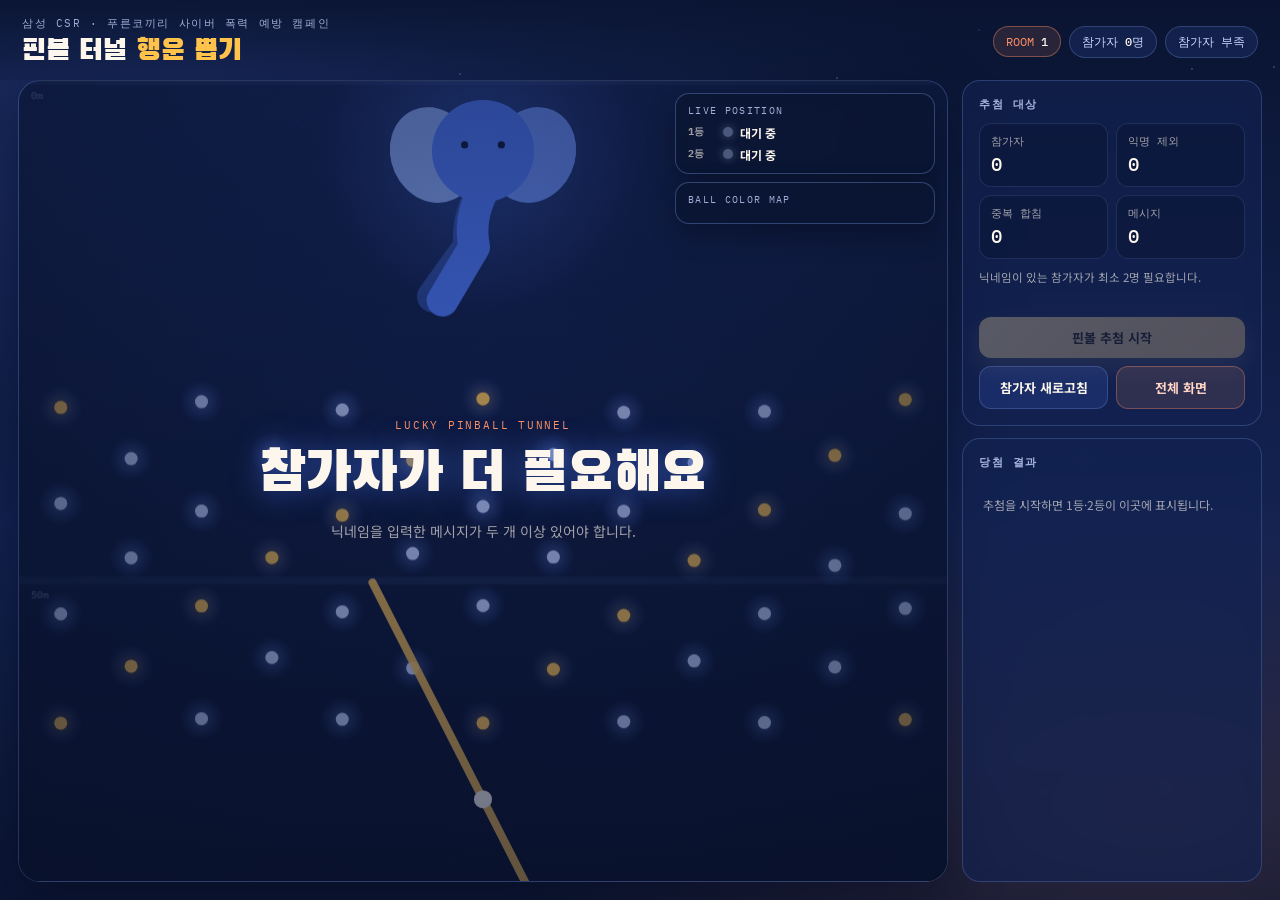
<file: draw.html>
<!DOCTYPE html>
<html lang="ko">
<head>
<meta charset="UTF-8">
<meta name="viewport" content="width=device-width, initial-scale=1.0, viewport-fit=cover">
<title>푸른코끼리 | 핀볼 행운 뽑기</title>
<link rel="preconnect" href="https://fonts.googleapis.com">
<link rel="preconnect" href="https://fonts.gstatic.com" crossorigin>
<link href="https://fonts.googleapis.com/css2?family=Black+Han+Sans&family=Noto+Sans+KR:wght@400;500;700;900&family=IBM+Plex+Mono:wght@400;500&display=swap" rel="stylesheet">
<style>
:root{
  --navy-deep:#0B1533;--navy-mid:#132251;--panel:rgba(19,34,81,.62);
  --blue:#4F7CFF;--blue-soft:#8FB0FF;--blue-pale:#C9D6FF;
  --coral:#FF9166;--gold:#FFC24B;--cream:#FDF6EC;
  --cream-dim:rgba(253,246,236,.62);--edge:rgba(143,176,255,.23);
  --mono:'IBM Plex Mono',ui-monospace,monospace
}
*{margin:0;padding:0;box-sizing:border-box;-webkit-tap-highlight-color:transparent}
html,body{width:100%;height:100%;overflow:hidden}
body{
  background:var(--navy-deep);color:var(--cream);font-family:'Noto Sans KR',sans-serif;
  background-image:
    radial-gradient(ellipse 90% 60% at 15% 10%,rgba(79,124,255,.22),transparent 65%),
    radial-gradient(ellipse 80% 55% at 90% 90%,rgba(255,145,102,.13),transparent 65%),
    linear-gradient(180deg,var(--navy-deep),var(--navy-mid) 58%,var(--navy-deep));
}
button{font-family:inherit;border:0;cursor:pointer}
button:disabled{opacity:.35;cursor:not-allowed;filter:saturate(.4)}
:focus-visible{outline:2px solid var(--coral);outline-offset:3px}
.stage{height:100dvh;display:flex;flex-direction:column;position:relative;overflow:hidden}
.dust{position:absolute;inset:0;pointer-events:none;z-index:0}
.dust i{position:absolute;width:2px;height:2px;border-radius:50%;background:var(--blue-pale);opacity:.35;animation:twinkle 4s ease-in-out infinite}
@keyframes twinkle{0%,100%{opacity:.12}50%{opacity:.65}}
header{
  position:relative;z-index:5;display:flex;align-items:center;gap:16px;padding:16px 22px 12px;
  background:linear-gradient(180deg,rgba(11,21,51,.94),rgba(11,21,51,.18));
}
.brand{min-width:0}.eyebrow{font-family:var(--mono);font-size:10.5px;letter-spacing:.15em;color:var(--blue-pale);opacity:.78;margin-bottom:5px}
.brand h1{font-family:'Black Han Sans',sans-serif;font-weight:400;font-size:clamp(23px,2.3vw,34px);line-height:1.08;white-space:nowrap}
.brand h1 em{font-style:normal;color:var(--gold)}
.chips{margin-left:auto;display:flex;gap:8px;align-items:center;flex-wrap:wrap;justify-content:flex-end}
.chip{font-family:var(--mono);font-size:11.5px;padding:7px 12px;border:1px solid var(--edge);border-radius:999px;background:rgba(79,124,255,.12);color:var(--blue-pale);white-space:nowrap}
.chip b{color:var(--cream);font-weight:500}.chip.room{color:var(--coral);border-color:rgba(255,145,102,.4);background:rgba(255,145,102,.12)}
.layout{position:relative;z-index:2;flex:1;min-height:0;display:grid;grid-template-columns:minmax(0,1fr) 300px;gap:14px;padding:0 18px 18px}
.game{
  position:relative;min-width:0;min-height:0;border:1px solid var(--edge);border-radius:22px;overflow:hidden;
  background:linear-gradient(180deg,rgba(19,34,81,.44),rgba(5,11,30,.78));
  box-shadow:0 18px 55px rgba(4,9,25,.45),inset 0 1px 0 rgba(201,214,255,.12)
}
#gameCanvas{width:100%;height:100%;display:block}
.overlay{position:absolute;inset:0;display:flex;align-items:center;justify-content:center;text-align:center;padding:30px;pointer-events:none;background:radial-gradient(circle at 50% 42%,rgba(19,34,81,.38),rgba(11,21,51,.7));transition:opacity .35s ease}
.overlay.hide{opacity:0}.overlay-inner{max-width:620px}
.overlay .mini{font-family:var(--mono);font-size:11px;letter-spacing:.16em;color:var(--coral);margin-bottom:12px}
.overlay strong{display:block;font-family:'Black Han Sans',sans-serif;font-weight:400;font-size:clamp(28px,4.3vw,58px);line-height:1.15;text-shadow:0 0 30px rgba(79,124,255,.52)}
.overlay p{margin-top:12px;color:var(--cream-dim);font-size:14px;line-height:1.7}
.side{display:flex;flex-direction:column;gap:12px;min-height:0}
.panel{background:var(--panel);border:1px solid var(--edge);border-radius:18px;padding:16px;backdrop-filter:blur(7px)}
.panel h2{font-family:var(--mono);font-size:10.5px;letter-spacing:.15em;color:var(--blue-pale);opacity:.82;margin-bottom:11px}
.summary{display:grid;grid-template-columns:repeat(2,1fr);gap:8px}
.stat{padding:10px 11px;border-radius:12px;background:rgba(11,21,51,.48);border:1px solid rgba(143,176,255,.14);font-family:var(--mono);font-size:10.5px;color:var(--cream-dim)}
.stat b{display:block;margin-top:3px;font-size:19px;font-weight:500;color:var(--cream);font-variant-numeric:tabular-nums}
.note{font-size:11.5px;line-height:1.55;color:var(--cream-dim);margin-top:10px;min-height:36px}
.actions{display:grid;grid-template-columns:1fr 1fr;gap:8px;margin-top:12px}
.btn{padding:11px 10px;border-radius:12px;font-weight:700;font-size:13px;background:rgba(79,124,255,.15);color:var(--cream);border:1px solid var(--edge)}
.btn.primary{grid-column:1/-1;background:linear-gradient(135deg,var(--gold),#F0A72B);color:#2B1B00;border:0;box-shadow:0 9px 24px rgba(255,194,75,.28)}
.btn.secondary{background:rgba(255,145,102,.13);border-color:rgba(255,145,102,.35);color:#FFD5C4}
.winners{flex:1;min-height:0;display:flex;flex-direction:column}
.winner-list{display:flex;flex-direction:column;gap:8px;overflow:auto;min-height:0;padding-right:2px}
.winner{border-radius:13px;padding:12px;background:rgba(11,21,51,.5);border:1px solid rgba(143,176,255,.15)}
.winner .rank{font-family:var(--mono);font-size:10px;letter-spacing:.13em;color:var(--cream-dim)}
.winner .name{margin-top:4px;font-family:'Black Han Sans',sans-serif;font-size:24px;line-height:1.15;word-break:break-all}
.winner.first{border-color:rgba(255,194,75,.55);box-shadow:inset 3px 0 0 var(--gold)}.winner.first .rank,.winner.first .name{color:#FFE09A}
.winner.second{border-color:rgba(143,176,255,.48);box-shadow:inset 3px 0 0 var(--blue-soft)}.winner.second .name{color:var(--blue-pale)}
.empty{font-size:12px;color:var(--cream-dim);line-height:1.7;padding:14px 4px}
.result-modal{position:fixed;inset:0;z-index:30;display:none;align-items:center;justify-content:center;padding:24px;background:rgba(4,8,24,.77);backdrop-filter:blur(10px)}
.result-modal.show{display:flex;animation:fadein .3s ease both}@keyframes fadein{from{opacity:0}to{opacity:1}}
.result-card{position:relative;width:min(620px,100%);border-radius:26px;padding:31px 26px 25px;text-align:center;background:linear-gradient(160deg,rgba(30,49,105,.98),rgba(11,21,51,.98));border:1px solid rgba(255,194,75,.42);box-shadow:0 30px 90px rgba(0,0,0,.55),0 0 60px rgba(255,194,75,.13);overflow:hidden}
.result-card::before{content:"";position:absolute;inset:-30%;background:conic-gradient(from 0deg,transparent,rgba(255,194,75,.11),transparent 25%);animation:spin 7s linear infinite}@keyframes spin{to{transform:rotate(360deg)}}
.result-content{position:relative}.result-title{font-family:var(--mono);font-size:11px;letter-spacing:.18em;color:var(--gold)}
.result-row{display:grid;grid-template-columns:repeat(2,1fr);gap:12px;margin:19px 0}
.result-box{padding:19px 12px;border-radius:17px;background:rgba(11,21,51,.56);border:1px solid var(--edge)}
.result-box b{display:block;font-family:var(--mono);font-size:11px;color:var(--cream-dim);margin-bottom:7px}.result-box strong{font-family:'Black Han Sans',sans-serif;font-size:clamp(25px,5vw,42px);font-weight:400;word-break:break-all}
.result-box.gold{border-color:rgba(255,194,75,.55)}.result-box.gold strong{color:#FFE09A}.result-box.blue strong{color:var(--blue-pale)}
.dud-result{margin:20px 0 22px;padding:26px 16px;border-radius:19px;background:rgba(229,72,77,.13);border:1px solid rgba(255,122,122,.52);box-shadow:inset 0 0 35px rgba(229,72,77,.08)}
.dud-result[hidden]{display:none}.dud-result .dud-big{font-family:'Black Han Sans',sans-serif;font-size:clamp(58px,12vw,104px);line-height:1;color:#FF8A8F;text-shadow:0 0 30px rgba(229,72,77,.55)}
.dud-result .dud-copy{margin-top:10px;font-size:14px;color:var(--cream-dim)}.dud-result .dud-copy strong{color:var(--cream);font-size:18px}
.result-card.dud{border-color:rgba(255,122,122,.58);box-shadow:0 30px 90px rgba(0,0,0,.55),0 0 70px rgba(229,72,77,.17)}
.result-card.dud::before{background:conic-gradient(from 0deg,transparent,rgba(229,72,77,.12),transparent 25%)}
.modal-actions{display:flex;justify-content:center;gap:9px;flex-wrap:wrap}.modal-actions .btn{min-width:130px}

.race-hud{position:absolute;z-index:12;top:12px;right:12px;width:min(260px,42%);display:flex;flex-direction:column;gap:8px;pointer-events:none}
.live-rank,.color-map{background:rgba(11,21,51,.86);border:1px solid rgba(143,176,255,.3);border-radius:14px;padding:10px 12px;box-shadow:0 10px 28px rgba(0,0,0,.3);backdrop-filter:blur(8px)}
.live-rank .hud-title,.color-map .hud-title{font-family:var(--mono);font-size:9.5px;letter-spacing:.14em;color:var(--blue-pale);opacity:.8;margin-bottom:7px}
.rank-line{display:flex;align-items:center;gap:7px;font-size:12px;min-width:0;margin-top:5px}.rank-line b{width:28px;flex:0 0 auto;font-family:var(--mono);font-size:10px;color:var(--cream-dim)}
.rank-line .swatch,.legend-item .swatch{width:10px;height:10px;border-radius:50%;flex:0 0 auto;box-shadow:0 0 10px currentColor}
.rank-line .rank-name{overflow:hidden;text-overflow:ellipsis;white-space:nowrap;font-weight:700}
.color-map{max-height:min(34vh,260px);overflow:hidden}.legend-list{display:grid;grid-template-columns:1fr 1fr;gap:5px 8px;max-height:min(27vh,210px);overflow:auto;padding-right:3px;pointer-events:auto;scrollbar-width:thin}
.legend-item{display:flex;align-items:center;gap:6px;min-width:0;font-size:10.5px;color:var(--cream)}.legend-item span:last-child{overflow:hidden;text-overflow:ellipsis;white-space:nowrap}
/* PC: 이름 범례의 색상 공을 기존 10px의 1.7배로 확대 */
@media(min-width:901px){
  .legend-item .swatch{width:17px;height:17px;box-shadow:0 0 14px currentColor}
  .legend-item{gap:8px}
}
@media(max-width:620px){.race-hud{top:8px;right:8px;width:min(210px,53%)}.color-map{max-height:150px}.legend-list{grid-template-columns:1fr;max-height:105px}.live-rank,.color-map{padding:8px 9px}.rank-line{font-size:11px}}

/* 추첨 중: 제어 패널을 숨기고 순위·범례를 하단에 고정 */
body.race-running .layout{
  grid-template-columns:minmax(0,1fr);
  padding:0 12px 12px;
}
body.race-running .side{display:none}
body.race-running .race-hud{
  top:auto;left:14px;right:14px;bottom:12px;width:auto;
  display:grid;grid-template-columns:minmax(180px,.58fr) minmax(0,1.42fr);
  gap:8px;align-items:stretch;
}
body.race-running .live-rank,
body.race-running .color-map{
  padding:8px 10px;border-radius:12px;
  background:rgba(11,21,51,.76);
  box-shadow:0 8px 22px rgba(0,0,0,.26);
}
body.race-running .live-rank .hud-title,
body.race-running .color-map .hud-title{margin-bottom:5px;font-size:8.5px}
body.race-running .rank-line{margin-top:3px;font-size:11px}
body.race-running .color-map{max-height:84px;overflow:hidden}
body.race-running .legend-list{
  display:grid;
  grid-template-rows:repeat(2,minmax(0,1fr));
  grid-auto-flow:column;
  grid-auto-columns:max-content;
  gap:5px 10px;
  max-height:52px;overflow-x:auto;overflow-y:hidden;
  padding:1px 3px 4px 0;white-space:nowrap;
}
body.race-running .legend-item{font-size:10px}
@media(max-width:620px){
  body.race-running .layout{grid-template-rows:minmax(0,1fr);padding:0 6px 6px}
  body.race-running .race-hud{
    left:7px;right:7px;bottom:7px;
    grid-template-columns:132px minmax(0,1fr);gap:5px;
  }
  body.race-running .live-rank,
  body.race-running .color-map{padding:6px 7px;border-radius:10px}
  body.race-running .color-map{max-height:74px}
  body.race-running .legend-list{
    grid-template-rows:repeat(2,minmax(0,1fr));
    max-height:44px;gap:4px 8px
  }
  body.race-running .rank-line{font-size:10px;gap:5px}
  body.race-running .rank-line b{width:23px;font-size:9px}
  body.race-running .legend-item{font-size:9px}
}

.confetti{position:fixed;inset:0;pointer-events:none;z-index:29;overflow:hidden}.confetti i{position:absolute;top:-20px;width:9px;height:15px;border-radius:2px;animation:fall var(--d) linear forwards;transform:rotate(var(--r))}@keyframes fall{to{transform:translate(var(--x),110vh) rotate(760deg)}}
@media(max-width:900px){
  .layout{grid-template-columns:1fr;grid-template-rows:minmax(0,1fr) auto;padding:0 10px 10px;gap:9px}.side{display:grid;grid-template-columns:1fr 1fr;gap:9px}.winners{max-height:190px}.panel{padding:12px}.actions{grid-template-columns:1fr 1fr}.brand h1{font-size:23px}.eyebrow{display:none}.chip{padding:6px 9px;font-size:10.5px}
}
@media(max-width:620px){
  header{padding:12px 12px 9px;gap:9px}.brand h1{font-size:20px}.chips .chip:nth-child(3){display:none}.layout{grid-template-rows:minmax(360px,1fr) auto}.side{grid-template-columns:1fr}.winners{display:none}.summary{grid-template-columns:repeat(4,1fr)}.stat{padding:8px 5px;text-align:center;font-size:9px}.stat b{font-size:16px}.note{display:none}.actions{margin-top:9px}.result-row{grid-template-columns:1fr}.result-card{padding:25px 16px 20px}
}
@media(prefers-reduced-motion:reduce){.dust i,.result-card::before{animation:none}}
</style>
</head>
<body>
<div class="stage">
  <div class="dust" id="dust"></div>
  <header>
    <div class="brand">
      <div class="eyebrow">삼성 CSR · 푸른코끼리 사이버 폭력 예방 캠페인</div>
      <h1>핀볼 터널 <em>행운 뽑기</em></h1>
    </div>
    <div class="chips">
      <span class="chip room">ROOM <b id="roomNo">1</b></span>
      <span class="chip">참가자 <b id="headCount">0</b>명</span>
      <span class="chip" id="statusChip">데이터 불러오는 중</span>
    </div>
  </header>

  <main class="layout">
    <section class="game" id="gameBox">
      <canvas id="gameCanvas"></canvas>
      <div class="race-hud" id="raceHud">
        <div class="live-rank">
          <div class="hud-title">LIVE POSITION</div>
          <div class="rank-line"><b>1등</b><i class="swatch" id="lead1Dot"></i><span class="rank-name" id="lead1Name">대기 중</span></div>
          <div class="rank-line"><b>2등</b><i class="swatch" id="lead2Dot"></i><span class="rank-name" id="lead2Name">대기 중</span></div>
        </div>
        <div class="color-map">
          <div class="hud-title">BALL COLOR MAP</div>
          <div class="legend-list" id="legendList"></div>
        </div>
      </div>
      <div class="overlay" id="overlay">
        <div class="overlay-inner">
          <div class="mini">LUCKY PINBALL TUNNEL</div>
          <strong id="overlayTitle">닉네임을 모으고 있어요</strong>
          <p id="overlayText">표시 중인 메시지에서 익명을 제외하고, 같은 닉네임은 한 명으로 합칩니다.</p>
        </div>
      </div>
    </section>

    <aside class="side">
      <section class="panel">
        <h2>추첨 대상</h2>
        <div class="summary">
          <div class="stat">참가자<b id="participantN">0</b></div>
          <div class="stat">익명 제외<b id="anonN">0</b></div>
          <div class="stat">중복 합침<b id="dupeN">0</b></div>
          <div class="stat">메시지<b id="messageN">0</b></div>
        </div>
        <div class="note" id="note">최신 참가자를 불러오는 중입니다.</div>
        <div class="actions">
          <button class="btn primary" id="start" disabled>핀볼 추첨 시작</button>
          <button class="btn" id="reload">참가자 새로고침</button>
          <button class="btn secondary" id="fullscreen">전체 화면</button>
        </div>
      </section>

      <section class="panel winners">
        <h2>당첨 결과</h2>
        <div class="winner-list" id="winnerList">
          <div class="empty">추첨을 시작하면 1등·2등이 이곳에 표시됩니다.</div>
        </div>
      </section>
    </aside>
  </main>
</div>

<div class="result-modal" id="resultModal">
  <div class="result-card" id="resultCard">
    <div class="result-content">
      <div class="result-title" id="resultTitle">CONGRATULATIONS</div>
      <div class="result-row" id="normalResult">
        <div class="result-box gold"><b>1등</b><strong id="modalFirst">-</strong></div>
        <div class="result-box blue"><b>2등</b><strong id="modalSecond">-</strong></div>
      </div>
      <div class="dud-result" id="dudResult" hidden>
        <div class="dud-big">꽝!</div>
        <div class="dud-copy"><strong id="modalDudName">-</strong> 공이 꽝 포켓에 빠졌어요</div>
      </div>
      <div class="modal-actions">
        <button class="btn primary" id="again">다시 추첨</button>
        <button class="btn" id="closeModal">결과 화면 닫기</button>
      </div>
    </div>
  </div>
</div>
<div class="confetti" id="confetti"></div>

<script>
const CONFIG = {
  DB_URL: "https://jmtcsr1-default-rtdb.asia-southeast1.firebasedatabase.app",
  DEFAULT_ROOM: "1",
  /* 회전 막대의 중심부터 한쪽 끝까지의 길이 비율입니다.
     전체 막대 길이는 이 값의 2배이며, 0.2625이면 화면 폭의 약 52.5%입니다. */
  SPINNER_HALF_LENGTH_RATIO: 0.2625,
  /* 하늘색 rail·주황색 gate 고정 막대의 길이 배율입니다. */
  FIXED_SEGMENT_LENGTH_SCALE: 0.88,
  /* 아래 설정은 PC 폭(901px 이상)에서만 적용됩니다. */
  PC_FIXED_VERTICAL_GAP_SCALE: 1.20,
  PC_FIXED_SLOPE_SCALE: 1.35,
  PC_BALL_RADIUS_SCALE: 2.00,
  /* 최종 펀넬 오른쪽 꽝 포켓의 입구 폭 = 실제 공 지름 × 이 값 */
  DUD_POCKET_DIAMETER_SCALE: 2.30
};
const q = new URLSearchParams(location.search);
const rawRoom = (q.get("room") || "").replace(/[^0-9]/g, "");
const ROOM = rawRoom ? String(parseInt(rawRoom,10)) : CONFIG.DEFAULT_ROOM;
const ROOT = `${CONFIG.DB_URL}/rooms/${ROOM}`;
const el = id => document.getElementById(id);
el("roomNo").textContent = ROOM;
document.title = `푸른코끼리 핀볼 뽑기 · ROOM ${ROOM}`;

for(let i=0;i<34;i++){
  const s=document.createElement("i");
  s.style.left=Math.random()*100+"%";s.style.top=Math.random()*100+"%";
  s.style.animationDelay=Math.random()*4+"s";el("dust").appendChild(s);
}

let participants=[];
let participantColors=new Map();
let stats={messages:0,anonymous:0,duplicates:0};
let running=false;
let winners=null;
let dudWinner=null;
let finishTimer=null;

async function getJSON(path){
  const res=await fetch(`${CONFIG.DB_URL}${path}${path.includes("?")?"&":"?"}cb=${Date.now()}`,{cache:"no-store"});
  if(!res.ok) throw new Error(res.status);
  return res.json();
}

async function loadParticipants(){
  if(running) return;
  setStatus("최신 참가자 확인 중");
  el("start").disabled=true;
  try{
    const [msgs,ctrl]=await Promise.all([
      getJSON(`/rooms/${ROOM}/msgs.json`).catch(()=>null),
      getJSON(`/rooms/${ROOM}/ctrl.json`).catch(()=>null)
    ]);
    const resetKey=(ctrl&&ctrl.resetKey)||"";
    const hidden=(ctrl&&ctrl.hidden)||{};
    const visible=Object.entries(msgs||{}).filter(([k])=>k>resetKey&&!hidden[k]);
    const rawNames=[];
    let anonymous=0;
    visible.forEach(([,v])=>{
      const name=String(v&&v.name||"").trim().replace(/\s+/g," ").slice(0,20);
      if(name) rawNames.push(name); else anonymous++;
    });
    const seen=new Set();
    const unique=[];
    rawNames.forEach(name=>{
      const key=name.toLocaleLowerCase("ko-KR");
      if(!seen.has(key)){seen.add(key);unique.push(name);}
    });
    stats={messages:visible.length,anonymous,duplicates:rawNames.length-unique.length};
    participants=unique;
    participantColors=buildDistinctColorMap(participants);
    renderLegend();
    updateLiveRank([]);
    updateStats();
    if(participants.length<2){
      el("note").textContent="닉네임이 있는 참가자가 최소 2명 필요합니다.";
    }else{
      el("note").textContent="시작 직전에 불러온 최신 표시 메시지를 기준으로 공정하게 섞습니다.";
    }
    el("overlayTitle").textContent=participants.length>=2?`${participants.length}명의 공이 준비됐어요`:"참가자가 더 필요해요";
    el("overlayText").textContent=participants.length>=2?"시작 버튼을 누르면 모든 공이 출발대에 생성되고, 2초 뒤 푸른 코끼리 코가 한 번에 힘차게 튕겨 출발시킵니다.":"닉네임을 입력한 메시지가 두 개 이상 있어야 합니다.";
    el("overlay").classList.remove("hide");
    setStatus(participants.length>=2?"추첨 준비 완료":"참가자 부족");
    el("start").disabled=participants.length<2;
    drawIdleBoard();
  }catch(err){
    setStatus("불러오기 실패");
    el("note").textContent="Firebase 읽기 권한 또는 네트워크 상태를 확인해주세요.";
    el("overlayTitle").textContent="참가자를 불러오지 못했어요";
    el("overlayText").textContent="관리자에서 메시지가 보이는지 확인한 뒤 다시 시도해주세요.";
  }
}

function stableNameHash(name){
  let h=2166136261;
  for(const ch of name){h^=ch.codePointAt(0);h=Math.imul(h,16777619);}
  return h>>>0;
}
function colorForName(name){
  const h=stableNameHash(name);
  return `hsl(${h%360} 82% 55%)`;
}
function hslRgb(h,s,l){
  s/=100;l/=100;
  const c=(1-Math.abs(2*l-1))*s;
  const x=c*(1-Math.abs((h/60)%2-1));
  const m=l-c/2;
  let r=0,g=0,b=0;
  if(h<60){r=c;g=x;}else if(h<120){r=x;g=c;}else if(h<180){g=c;b=x;}
  else if(h<240){g=x;b=c;}else if(h<300){r=x;b=c;}else{r=c;b=x;}
  return [(r+m)*255,(g+m)*255,(b+m)*255];
}
function rgbDistance(a,b){
  /* 밝기 차이도 크게 반영해 육안상 비슷한 색 배정을 줄입니다. */
  const dr=a[0]-b[0],dg=a[1]-b[1],db=a[2]-b[2];
  return dr*dr*1.05+dg*dg*1.35+db*db*.9;
}
function buildDistinctColorMap(names){
  const out=new Map();
  if(!names.length)return out;
  const ordered=names.slice().sort((a,b)=>stableNameHash(a)-stableNameHash(b)||a.localeCompare(b,'ko'));
  const candidates=[];
  const hueOffset=stableNameHash(`ROOM:${ROOM}`)%15;
  const tiers=[[84,55],[76,68],[90,43]];
  for(const [sat,light] of tiers){
    for(let hue=hueOffset;hue<360+hueOffset;hue+=15){
      const h=hue%360;
      candidates.push({h,sat,light,rgb:hslRgb(h,sat,light)});
    }
  }
  const chosen=[];
  ordered.forEach((name,index)=>{
    if(!candidates.length){out.set(name,colorForName(name));return;}
    let best=0,bestScore=-1;
    const seed=stableNameHash(name);
    for(let i=0;i<candidates.length;i++){
      const c=candidates[i];
      const minDist=chosen.length?Math.min(...chosen.map(x=>rgbDistance(c.rgb,x.rgb))):0;
      const tie=((seed^(i*2654435761))>>>0)/0xffffffff;
      const score=chosen.length?minDist+tie*.001:tie;
      if(score>bestScore){bestScore=score;best=i;}
    }
    const c=candidates.splice(best,1)[0];
    chosen.push(c);
    out.set(name,`hsl(${c.h} ${c.sat}% ${c.light}%)`);
  });
  return out;
}
function renderLegend(){
  const box=el('legendList');
  box.innerHTML='';
  participants.forEach(name=>{
    const row=document.createElement('div');row.className='legend-item';
    const dot=document.createElement('i');dot.className='swatch';dot.style.background=participantColors.get(name);dot.style.color=participantColors.get(name);
    const txt=document.createElement('span');txt.textContent=name;row.append(dot,txt);box.appendChild(row);
  });
}
function setRankLine(rank,name){
  const dot=el(`lead${rank}Dot`),txt=el(`lead${rank}Name`);
  txt.textContent=name||'대기 중';
  const color=name&&participantColors.get(name)||'rgba(201,214,255,.35)';
  dot.style.background=color;dot.style.color=color;
}
function updateLiveRank(active){
  const first=winners&&winners.first;
  const second=winners&&winners.second;
  const ordered=(active||[])
    .filter(b=>b.active&&!b.landed&&!b.held)
    .sort((a,b)=>b.y-a.y);
  const used=new Set([first,second].filter(Boolean));
  const nextNames=ordered.map(b=>b.name).filter(name=>!used.has(name));

  /* 1등 확정 전에는 현재 선두·차선두를 표시합니다.
     1등 확정 후에는 남아 있는 실제 선두가 곧 실시간 2등 후보입니다. */
  if(first){
    setRankLine(1,first);
    setRankLine(2,second||nextNames[0]||null);
  }else{
    setRankLine(1,nextNames[0]||null);
    setRankLine(2,second||nextNames[1]||null);
  }
}

function updateStats(){
  el("participantN").textContent=participants.length.toLocaleString("ko-KR");
  el("headCount").textContent=participants.length.toLocaleString("ko-KR");
  el("anonN").textContent=stats.anonymous.toLocaleString("ko-KR");
  el("dupeN").textContent=stats.duplicates.toLocaleString("ko-KR");
  el("messageN").textContent=stats.messages.toLocaleString("ko-KR");
}
function setStatus(text){el("statusChip").textContent=text;}
function setRaceMode(on){
  document.body.classList.toggle("race-running",!!on);
}

function secureRandomInt(max){
  if(max<=0) return 0;
  const limit=Math.floor(0x100000000/max)*max;
  const a=new Uint32Array(1);let x;
  do{crypto.getRandomValues(a);x=a[0];}while(x>=limit);
  return x%max;
}
function secureShuffle(arr){
  const a=arr.slice();
  for(let i=a.length-1;i>0;i--){const j=secureRandomInt(i+1);[a[i],a[j]]=[a[j],a[i]];}
  return a;
}

const canvas=el("gameCanvas");
const ctx=canvas.getContext("2d");
let W=0,H=0,DPR=1;
let WORLD_H=4200,cameraY=0,cameraTarget=0,cameraBoostUntil=0;
let balls=[],pegs=[],segments=[],bumpers=[],spinners=[],animationId=0,lastTime=0,spawnIndex=0,spawnAt=0,landed=0;
let racePhase="idle",phaseStartedAt=0,allCreatedAt=0,kickReleased=false;
let impactFx=[];
let screenShake=0;
let layout={funnelTop:0,funnelNeckY:0,exitY:0,neckHalf:0,ballR:9,dudX1:0,dudX2:0,dudTriggerY:0,dudBottomY:0};
let launcher={x:0,y:0,headR:0,trunkBaseY:0,tipX:0,tipY:0,lastKickTime:-1,active:false};

function resizeCanvas(){
  const r=canvas.getBoundingClientRect();
  DPR=Math.min(2,window.devicePixelRatio||1);
  W=Math.max(320,r.width);H=Math.max(360,r.height);
  canvas.width=Math.round(W*DPR);canvas.height=Math.round(H*DPR);
  ctx.setTransform(DPR,0,0,DPR,0,0);
  buildBoard();
  if(!running) drawIdleBoard();
}
window.addEventListener("resize",resizeCanvas);

function addSegment(x1,y1,x2,y2,type="rail",bounce=.78){
  /* 고정 장애물은 중심은 유지하고 길이만 줄입니다. 깔대기는 원래 크기를 유지합니다. */
  if(type === "rail" || type === "gate"){
    const mx=(x1+x2)/2,my=(y1+y2)/2;
    const s=CONFIG.FIXED_SEGMENT_LENGTH_SCALE;
    x1=mx+(x1-mx)*s; y1=my+(y1-my)*s;
    x2=mx+(x2-mx)*s; y2=my+(y2-my)*s;
  }
  segments.push({x1,y1,x2,y2,type,bounce});
}

function isPcBoard(){
  return W >= 901;
}

/* PC 고정 막대의 경사를 키우되 막대 자체 길이는 유지합니다. */
function steepenFixedSegment(x1,y1,x2,y2){
  if(!isPcBoard()) return {x1,y1,x2,y2};
  const mx=(x1+x2)/2,my=(y1+y2)/2;
  const dx=x2-x1,dy=y2-y1;
  const len=Math.hypot(dx,dy);
  if(len<1) return {x1,y1,x2,y2};
  const signX=dx<0?-1:1;
  const signY=dy<0?-1:1;
  const boostedDy=Math.min(len*.86,Math.abs(dy)*CONFIG.PC_FIXED_SLOPE_SCALE);
  const boostedDx=Math.sqrt(Math.max(1,len*len-boostedDy*boostedDy));
  return {
    x1:mx-signX*boostedDx/2, y1:my-signY*boostedDy/2,
    x2:mx+signX*boostedDx/2, y2:my+signY*boostedDy/2
  };
}

/* 첫 막대 중심은 유지하고 이후 막대 중심 간 세로 간격만 PC에서 1.2배로 벌립니다. */
function addFixedBarGroup(baseY,bars){
  const firstCenter=(bars[0].y1+bars[0].y2)/2;
  bars.forEach(bar=>{
    const originalCenter=(bar.y1+bar.y2)/2;
    const center=firstCenter+(originalCenter-firstCenter)*(isPcBoard()?CONFIG.PC_FIXED_VERTICAL_GAP_SCALE:1);
    const shift=center-originalCenter;
    const shaped=steepenFixedSegment(bar.x1,baseY+bar.y1+shift,bar.x2,baseY+bar.y2+shift);
    addSegment(shaped.x1,shaped.y1,shaped.x2,shaped.y2,bar.type,bar.bounce);
  });
}

function buildBoard(){
  const n=Math.max(1,participants.length);
  const baseBallR=n<=20?10:n<=50?9:n<=100?8:7;
  layout.ballR=baseBallR*(isPcBoard()?CONFIG.PC_BALL_RADIUS_SCALE:1);
  WORLD_H=Math.max(2240,H*3.52);
  layout.funnelTop=WORLD_H-250;
  layout.funnelNeckY=WORLD_H-105;
  layout.exitY=WORLD_H-35;
  layout.neckHalf=Math.max(18,Math.min(28,W*.035));
  cameraY=0;cameraTarget=0;
  pegs=[];segments=[];bumpers=[];spinners=[];

  const margin=Math.max(28,W*.045);
  /* 1구간: 넓은 핀 숲 */
  let y=WORLD_H*.115;
  for(let row=0;row<7;row++){
    const cols=W<620?5:7;
    const count=cols-(row%2?1:0);
    const gap=(W-margin*2)/(cols-1);
    const offset=row%2?gap*.5:0;
    for(let col=0;col<count;col++){
      pegs.push({x:margin+offset+col*gap,y:y+row*52+(Math.random()-.5)*15,r:6.5});
    }
  }

  /* 2구간: 교차 회전 막대 */
  y=WORLD_H*.255;
  /* 회전 막대는 한 개만 남겨 화면 정체를 줄입니다. */
  spinners.push({x:W*.50,y:y,len:W*CONFIG.SPINNER_HALF_LENGTH_RATIO,angle:1.1,speed:.68,width:8});

  /* 3구간: 범퍼 존 */
  y=WORLD_H*.365;
  [[.22,0],[.5,60],[.78,0],[.34,128],[.66,136],[.5,212]].forEach(([x,dy],i)=>{
    bumpers.push({x:W*x,y:y+dy,r:i===5?28:23,power:i===5?260:220});
  });

  /* 4구간: 지그재그 레일
     PC에서는 세로 중심 간격을 1.2배로 벌리고 경사를 더 크게 합니다. */
  y=WORLD_H*(isPcBoard()?.47:.505);
  addFixedBarGroup(y,[
    {x1:margin,y1:0,x2:W*.68,y2:61,type:"rail",bounce:.82},
    {x1:W-margin,y1:144,x2:W*.32,y2:232,type:"rail",bounce:.82},
    {x1:margin,y1:288,x2:W*.68,y2:260,type:"rail",bounce:.82},
    {x1:W-margin,y1:370,x2:W*.34,y2:445,type:"rail",bounce:.82}
  ]);

  /* 5구간: 좁은 게이트와 핀 */
  y=WORLD_H*(isPcBoard()?.69:.68);
  addFixedBarGroup(y,[
    {x1:margin,y1:0,x2:W*.42,y2:61,type:"gate",bounce:.76},
    {x1:W-margin,y1:0,x2:W*.58,y2:61,type:"gate",bounce:.76},
    {x1:W*.24,y1:144,x2:W*.46,y2:196,type:"gate",bounce:.8},
    {x1:W*.76,y1:144,x2:W*.54,y2:196,type:"gate",bounce:.8}
  ]);
  for(let row=0;row<3;row++){
    const count=4;
    for(let col=0;col<count;col++){
      pegs.push({x:W*(.2+col*.2)+(row%2?.07*W:0),y:y+230+row*58,r:7});
    }
  }

  /* 최하단 단일 깔대기 + 오른쪽 구석 꽝 포켓.
     포켓 입구 폭은 PC·모바일에서 각각 계산된 실제 공 지름의 1.1배입니다. */
  const cx=W*.5,catchLeft=2;
  const dudWidth=layout.ballR*2*CONFIG.DUD_POCKET_DIAMETER_SCALE;
  layout.dudX2=W-2;
  layout.dudX1=layout.dudX2-dudWidth;
  layout.dudTriggerY=layout.funnelTop+Math.max(5,layout.ballR*.35);
  layout.dudBottomY=layout.funnelTop+Math.max(74,layout.ballR*3.3);
  const catchRight=layout.dudX1;

  addSegment(catchLeft,layout.funnelTop,cx-layout.neckHalf,layout.funnelNeckY,"funnel",.66);
  addSegment(catchRight,layout.funnelTop,cx+layout.neckHalf,layout.funnelNeckY,"funnel",.66);
  addSegment(catchLeft,layout.funnelTop-50,catchLeft,layout.funnelTop+16,"funnel",.62);
  /* 꽝 포켓의 바깥 벽과 입구 아래쪽 가이드 */
  addSegment(layout.dudX2,layout.funnelTop-50,layout.dudX2,layout.dudBottomY,"dud",.42);
  addSegment(layout.dudX1,layout.funnelTop+layout.ballR*1.35,layout.dudX1,layout.dudBottomY,"dud",.42);
  addSegment(cx-layout.neckHalf,layout.funnelNeckY,cx-layout.neckHalf,layout.exitY,"funnel",.55);
  addSegment(cx+layout.neckHalf,layout.funnelNeckY,cx+layout.neckHalf,layout.exitY,"funnel",.55);

  launcher.headR=Math.max(34,Math.min(55,W*.055));
  launcher.x=W*.5;launcher.y=70;
  launcher.trunkBaseY=launcher.y+launcher.headR*.78;
  launcher.tipX=launcher.x;launcher.tipY=launcher.trunkBaseY+launcher.headR*1.7;
}

function roundedRect(x,y,w,h,r){
  const rr=Math.min(r,w/2,h/2);ctx.beginPath();ctx.moveTo(x+rr,y);ctx.arcTo(x+w,y,x+w,y+h,rr);ctx.arcTo(x+w,y+h,x,y+h,rr);ctx.arcTo(x,y+h,x,y,rr);ctx.arcTo(x,y,x+w,y,rr);ctx.closePath();
}
function getLauncherPose(now=performance.now()){
  const t=now*.001,sway=Math.sin(t*2.2)*.07;
  let kick=0;
  if(launcher.lastKickTime>0){
    const dt=now-launcher.lastKickTime;
    if(dt<1050){
      const p=dt/1050;
      if(p<.22) kick=p/.22;
      else if(p<.58) kick=1;
      else kick=Math.max(0,1-(p-.58)/.42);
    }
  }
  const a1=Math.PI*.57+sway-kick*1.02,a2=a1+.38-kick*.34;
  const l1=launcher.headR*1.12,l2=launcher.headR*1.22;
  const ex=launcher.x+Math.cos(a1)*l1,ey=launcher.trunkBaseY+Math.sin(a1)*l1;
  return {kick,baseX:launcher.x,baseY:launcher.trunkBaseY,elbowX:ex,elbowY:ey,tipX:ex+Math.cos(a2)*l2,tipY:ey+Math.sin(a2)*l2};
}
function drawElephantLauncher(now=performance.now()){
  const p=getLauncherPose(now);launcher.tipX=p.tipX;launcher.tipY=p.tipY;const hr=launcher.headR;
  ctx.save();
  const halo=ctx.createRadialGradient(launcher.x,launcher.y,0,launcher.x,launcher.y,hr*3.2);halo.addColorStop(0,'rgba(79,124,255,.28)');halo.addColorStop(1,'rgba(79,124,255,0)');ctx.fillStyle=halo;ctx.beginPath();ctx.arc(launcher.x,launcher.y,hr*3.2,0,Math.PI*2);ctx.fill();
  [-1,1].forEach(dir=>{ctx.fillStyle=dir<0?'#8FB0FF':'#6D94FF';ctx.beginPath();ctx.ellipse(launcher.x+dir*hr*.98,launcher.y+hr*.08,hr*.82,hr*.96,dir*.42,0,Math.PI*2);ctx.fill();});
  ctx.fillStyle='#4F7CFF';ctx.beginPath();ctx.arc(launcher.x,launcher.y,hr,0,Math.PI*2);ctx.fill();
  if(p.kick>.05){ctx.strokeStyle=`rgba(255,194,75,${.24+p.kick*.35})`;ctx.lineWidth=hr*.92;ctx.lineCap='round';ctx.lineJoin='round';ctx.beginPath();ctx.moveTo(p.baseX,p.baseY);ctx.quadraticCurveTo((p.baseX+p.elbowX)/2-hr*.2,(p.baseY+p.elbowY)/2,p.elbowX,p.elbowY);ctx.quadraticCurveTo((p.elbowX+p.tipX)/2,(p.elbowY+p.tipY)/2,p.tipX,p.tipY);ctx.stroke();}
  ctx.strokeStyle='#4F7CFF';ctx.lineWidth=hr*.62;ctx.lineCap='round';ctx.lineJoin='round';ctx.beginPath();ctx.moveTo(p.baseX,p.baseY);ctx.quadraticCurveTo((p.baseX+p.elbowX)/2-hr*.2,(p.baseY+p.elbowY)/2,p.elbowX,p.elbowY);ctx.quadraticCurveTo((p.elbowX+p.tipX)/2,(p.elbowY+p.tipY)/2,p.tipX,p.tipY);ctx.stroke();
  ctx.fillStyle='#0B1533';ctx.beginPath();ctx.arc(launcher.x-hr*.36,launcher.y-hr*.12,hr*.07,0,Math.PI*2);ctx.arc(launcher.x+hr*.36,launcher.y-hr*.12,hr*.07,0,Math.PI*2);ctx.fill();
  if(p.kick>.42){ctx.fillStyle='rgba(255,194,75,.98)';ctx.font=`900 ${Math.max(20,hr*.62)}px 'Noto Sans KR'`;ctx.textAlign='center';ctx.fillText('쾅!',p.tipX+hr*.92,p.tipY-hr*.35);ctx.strokeStyle=`rgba(255,194,75,${p.kick*.8})`;ctx.lineWidth=4;ctx.beginPath();ctx.arc(p.tipX,p.tipY,hr*(.5+p.kick*.8),0,Math.PI*2);ctx.stroke();}
  ctx.restore();
}

function drawWorldBackground(now){
  const g=ctx.createLinearGradient(0,cameraY,0,cameraY+H);g.addColorStop(0,'rgba(16,31,76,.44)');g.addColorStop(1,'rgba(4,9,26,.86)');ctx.fillStyle=g;ctx.fillRect(0,cameraY,W,H);
  /* 세로 거리 눈금 */
  ctx.save();ctx.font=`500 10px 'IBM Plex Mono'`;ctx.fillStyle='rgba(201,214,255,.36)';ctx.textAlign='left';
  for(let yy=Math.floor(cameraY/500)*500;yy<cameraY+H+500;yy+=500){ctx.fillText(`${Math.max(0,Math.round(yy/10))}m`,12,yy+18);ctx.strokeStyle='rgba(143,176,255,.08)';ctx.beginPath();ctx.moveTo(0,yy);ctx.lineTo(W,yy);ctx.stroke();}
  ctx.restore();

  pegs.forEach((p,i)=>{if(p.y<cameraY-30||p.y>cameraY+H+30)return;const glow=ctx.createRadialGradient(p.x,p.y,0,p.x,p.y,p.r*3.4);glow.addColorStop(0,i%3===0?'rgba(255,194,75,.27)':'rgba(143,176,255,.3)');glow.addColorStop(1,'rgba(79,124,255,0)');ctx.fillStyle=glow;ctx.beginPath();ctx.arc(p.x,p.y,p.r*3.4,0,Math.PI*2);ctx.fill();ctx.fillStyle=i%3===0?'#FFC24B':'#C9D6FF';ctx.beginPath();ctx.arc(p.x,p.y,p.r,0,Math.PI*2);ctx.fill();});

  /* 최종 펀넬 오른쪽 꽝 포켓 */
  if(layout.dudBottomY>cameraY-40&&layout.funnelTop<cameraY+H+40){
    const pg=ctx.createLinearGradient(layout.dudX1,layout.funnelTop,layout.dudX2,layout.dudBottomY);
    pg.addColorStop(0,'rgba(229,72,77,.08)');pg.addColorStop(1,'rgba(229,72,77,.34)');
    ctx.fillStyle=pg;ctx.fillRect(layout.dudX1,layout.funnelTop,layout.dudX2-layout.dudX1,layout.dudBottomY-layout.funnelTop);
    ctx.strokeStyle='rgba(255,122,122,.58)';ctx.lineWidth=2;ctx.setLineDash([5,5]);
    ctx.strokeRect(layout.dudX1,layout.funnelTop,layout.dudX2-layout.dudX1,layout.dudBottomY-layout.funnelTop);
    ctx.setLineDash([]);ctx.textAlign='center';ctx.textBaseline='middle';
    ctx.font=`400 ${Math.max(10,Math.min(16,layout.ballR*.8))}px 'Black Han Sans'`;
    ctx.fillStyle='#FF9A9D';ctx.fillText('꽝',layout.dudX1+(layout.dudX2-layout.dudX1)/2,layout.funnelTop+Math.max(18,layout.ballR));
  }

  segments.forEach(s=>{if(Math.max(s.y1,s.y2)<cameraY-40||Math.min(s.y1,s.y2)>cameraY+H+40)return;ctx.lineCap='round';ctx.strokeStyle=s.type==='funnel'?'rgba(255,194,75,.85)':s.type==='dud'?'rgba(255,122,122,.82)':s.type==='gate'?'rgba(255,145,102,.78)':'rgba(143,176,255,.72)';ctx.lineWidth=s.type==='funnel'?7:s.type==='dud'?6:8;ctx.beginPath();ctx.moveTo(s.x1,s.y1);ctx.lineTo(s.x2,s.y2);ctx.stroke();});

  bumpers.forEach(b=>{if(b.y<cameraY-60||b.y>cameraY+H+60)return;const pulse=1+Math.sin(now*.006+b.x)*.08;const glow=ctx.createRadialGradient(b.x,b.y,0,b.x,b.y,b.r*2.3*pulse);glow.addColorStop(0,'rgba(255,145,102,.38)');glow.addColorStop(1,'rgba(255,145,102,0)');ctx.fillStyle=glow;ctx.beginPath();ctx.arc(b.x,b.y,b.r*2.3*pulse,0,Math.PI*2);ctx.fill();ctx.fillStyle='#FF9166';ctx.beginPath();ctx.arc(b.x,b.y,b.r,0,Math.PI*2);ctx.fill();ctx.strokeStyle='#FDF6EC';ctx.lineWidth=2;ctx.stroke();});

  spinners.forEach(s=>{if(s.y<cameraY-100||s.y>cameraY+H+100)return;const x1=s.x+Math.cos(s.angle)*s.len,y1=s.y+Math.sin(s.angle)*s.len,x2=s.x-Math.cos(s.angle)*s.len,y2=s.y-Math.sin(s.angle)*s.len;ctx.strokeStyle='rgba(255,194,75,.88)';ctx.lineWidth=s.width;ctx.lineCap='round';ctx.beginPath();ctx.moveTo(x1,y1);ctx.lineTo(x2,y2);ctx.stroke();ctx.fillStyle='#FDF6EC';ctx.beginPath();ctx.arc(s.x,s.y,9,0,Math.PI*2);ctx.fill();});

  if(layout.funnelTop>cameraY-100&&layout.funnelTop<cameraY+H+100){ctx.textAlign='center';ctx.font=`400 ${W<620?17:22}px 'Black Han Sans'`;ctx.fillStyle='#FFE09A';ctx.fillText('FINAL FUNNEL',W*.5,layout.funnelTop-28);}
}
function drawIdleBoard(){cameraY=0;drawWorldBackground(performance.now());drawElephantLauncher();}

function makeBalls(names){
  winners=null;
  const shuffled=secureShuffle(names);
  const cols=Math.max(5,Math.min(12,Math.ceil(Math.sqrt(shuffled.length*1.5))));
  const gap=Math.max(layout.ballR*2.45,Math.min(28,(W*.7)/Math.max(1,cols-1)));
  const rows=Math.ceil(shuffled.length/cols);
  const startY=190;
  return shuffled.map((name,i)=>{
    const row=Math.floor(i/cols),col=i%cols;
    const count=Math.min(cols,shuffled.length-row*cols);
    const rowW=(count-1)*gap;
    return {
      name,color:participantColors.get(name)||colorForName(name),
      x:W*.5-rowW*.5+col*gap+(row%2?gap*.18:0),
      y:startY+row*gap,
      vx:0,vy:0,r:layout.ballR,active:false,held:true,landed:false,
      birth:0,lastPegAt:0,sleep:0,rank:null,dud:false
    };
  });
}
async function startGame(){
  if(running)return;
  await loadParticipants();
  if(participants.length<2)return;

  setRaceMode(true);
  running=true;
  racePhase="creating";
  phaseStartedAt=performance.now();
  allCreatedAt=0;
  kickReleased=false;
  launcher.active=true;
  launcher.lastKickTime=-1;
  impactFx=[];
  screenShake=0;
  cameraY=0;
  cameraTarget=0;
  clearTimeout(finishTimer);

  el('start').disabled=true;
  el('reload').disabled=true;
  el('overlay').classList.add('hide');
  el('resultModal').classList.remove('show');
  el('resultCard').classList.remove('dud');
  el('resultTitle').textContent='CONGRATULATIONS';
  el('normalResult').hidden=false;
  el('dudResult').hidden=true;
  el('winnerList').innerHTML='<div class="empty">공을 출발대에 준비하고 있습니다…</div>';
  setStatus('공 준비 중');

  resizeCanvas();
  balls=makeBalls(participants);
  winners={first:null,second:null};
  dudWinner=null;
  updateLiveRank([]);
  spawnIndex=0;
  landed=0;
  spawnAt=performance.now()+180;
  lastTime=performance.now();
  cancelAnimationFrame(animationId);
  animationId=requestAnimationFrame(frame);
}

function advanceStartSequence(now){
  if(racePhase==='creating'){
    const interval=participants.length>100?22:participants.length>50?35:participants.length>20?55:85;
    while(spawnIndex<balls.length&&now>=spawnAt){
      const b=balls[spawnIndex];
      b.active=true;
      b.held=true;
      b.birth=now;
      impactFx.push({x:b.x,y:b.y,t:now,life:220});
      spawnIndex++;
      spawnAt+=interval;
    }
    setStatus(`공 준비 중 · ${spawnIndex}/${balls.length}`);
    if(spawnIndex>=balls.length){
      racePhase='waiting';
      allCreatedAt=now;
      setStatus('모든 공 준비 완료 · 2초 후 출발');
    }
    return;
  }

  if(racePhase==='waiting'){
    if(now-allCreatedAt>=2000){
      racePhase='kicking';
      phaseStartedAt=now;
      launcher.lastKickTime=now;
      setStatus('푸른 코끼리 출발!');
    }
    return;
  }

  if(racePhase==='kicking'&&!kickReleased&&now-phaseStartedAt>=390){
    kickReleased=true;
    racePhase='racing';
    const pose=getLauncherPose(now);
    impactFx.push({x:pose.tipX,y:pose.tipY,t:now,life:700});
    screenShake=14;
    balls.forEach((b,i)=>{
      b.held=false;
      const dx=b.x-launcher.x;
      b.vx=dx*.7+(Math.random()-.5)*125;
      b.vy=150+Math.random()*105+(i%5)*5;
    });
    setStatus('핀볼 레이스 진행 중');
  }
}

function collideCircle(b,p,restitution=.84,power=0,now=0){
  const dx=b.x-p.x,dy=b.y-p.y,min=b.r+p.r,d2=dx*dx+dy*dy;if(d2>=min*min||d2<.0001)return;
  const d=Math.sqrt(d2),nx=dx/d,ny=dy/d,over=min-d;b.x+=nx*over;b.y+=ny*over;const vn=b.vx*nx+b.vy*ny;
  if(vn<0){b.vx-=(1+restitution)*vn*nx;b.vy-=(1+restitution)*vn*ny;const kick=power+(Math.random()-.5)*55;b.vx+=nx*kick;b.vy+=ny*kick;if(now&&now-b.lastPegAt>70){impactFx.push({x:p.x,y:p.y,t:now,life:180});b.lastPegAt=now;}}
}
function collideSegment(b,s){
  const vx=s.x2-s.x1,vy=s.y2-s.y1,len2=vx*vx+vy*vy;let t=((b.x-s.x1)*vx+(b.y-s.y1)*vy)/len2;t=Math.max(0,Math.min(1,t));const px=s.x1+t*vx,py=s.y1+t*vy,dx=b.x-px,dy=b.y-py,d2=dx*dx+dy*dy;if(d2>=b.r*b.r||d2<.0001)return;const d=Math.sqrt(d2),nx=dx/d,ny=dy/d;b.x=px+nx*b.r;b.y=py+ny*b.r;const vn=b.vx*nx+b.vy*ny;if(vn<0){b.vx-=(1+s.bounce)*vn*nx;b.vy-=(1+s.bounce)*vn*ny;b.vx+=(Math.random()-.5)*20;}
}
function collideSpinner(b,s){
  const x1=s.x+Math.cos(s.angle)*s.len,y1=s.y+Math.sin(s.angle)*s.len,x2=s.x-Math.cos(s.angle)*s.len,y2=s.y-Math.sin(s.angle)*s.len;const temp={x1,y1,x2,y2,bounce:.88};const beforeX=b.vx,beforeY=b.vy;collideSegment(b,temp);if(beforeX!==b.vx||beforeY!==b.vy){const tangX=-Math.sin(s.angle),tangY=Math.cos(s.angle);const tipSpeed=s.speed*s.len;b.vx+=tangX*tipSpeed*.55;b.vy+=tangY*tipSpeed*.55;}
}
function collideBalls(a,b){
  if(!a.active||!b.active||a.held||b.held||a.landed||b.landed)return;const dx=b.x-a.x,dy=b.y-a.y,min=a.r+b.r,d2=dx*dx+dy*dy;if(d2>=min*min||d2<.0001)return;const d=Math.sqrt(d2),nx=dx/d,ny=dy/d,over=(min-d)*.52;a.x-=nx*over;a.y-=ny*over;b.x+=nx*over;b.y+=ny*over;const rvx=b.vx-a.vx,rvy=b.vy-a.vy,vn=rvx*nx+rvy*ny;if(vn<0){const j=-(1+.82)*vn/2;a.vx-=j*nx;a.vy-=j*ny;b.vx+=j*nx;b.vy+=j*ny;}
}
function confineToFinalFunnel(b){
  const cx=W*.5;
  if(b.y>=layout.funnelTop-b.r&&b.y<=layout.funnelNeckY+b.r){
    const span=Math.max(1,layout.funnelNeckY-layout.funnelTop);
    const t=Math.max(0,Math.min(1,(b.y-layout.funnelTop)/span));
    const left=2+(cx-layout.neckHalf-2)*t;
    /* 오른쪽 시작점은 꽝 포켓 왼쪽 경계입니다. 포켓 안으로 들어간 공은
       이 함수보다 먼저 checkDudPocket()에서 처리됩니다. */
    const right=layout.dudX1+(cx+layout.neckHalf-layout.dudX1)*t;
    if(b.x-b.r<left){b.x=left+b.r;b.vx=Math.abs(b.vx)*.68+10;}
    if(b.x+b.r>right){b.x=right-b.r;b.vx=-Math.abs(b.vx)*.68-10;}
  }else if(b.y>layout.funnelNeckY-b.r&&b.y<=layout.exitY+b.r*2){
    const left=cx-layout.neckHalf+b.r;
    const right=cx+layout.neckHalf-b.r;
    if(b.x<left){b.x=left;b.vx=Math.abs(b.vx)*.48;}
    if(b.x>right){b.x=right;b.vx=-Math.abs(b.vx)*.48;}
  }
}
function checkDudPocket(b){
  if(!b.active||b.held||b.landed||racePhase!=='racing')return false;
  /* 입구 자체가 공 지름의 1.1배이므로, 공 중심이 포켓 내부에 들어오고
     펀넬 상단선을 넘는 순간 포켓 낙하로 판정합니다. */
  const insideX=b.x>=layout.dudX1+b.r*.08&&b.x<=layout.dudX2-b.r*.08;
  const crossed=b.y+b.r>=layout.dudTriggerY;
  if(!insideX||!crossed)return false;

  b.dud=true;b.landed=true;b.active=false;b.held=false;
  if(landed===0){
    finishAsDud(b);
  }else{
    /* 정상 1등이 이미 확정된 뒤 꽝에 빠진 공은 탈락만 하고,
       다음 남은 공들로 2등 레이스를 계속합니다. */
    setStatus(`${b.name} 꽝 탈락 · 2등 레이스 계속`);
    updateLiveRank(balls);
  }
  return true;
}

function finishAsDud(b){
  if(racePhase==='done')return;
  dudWinner=b.name;
  balls.forEach(ball=>{ball.active=false;ball.held=false;});
  running=false;racePhase='done';launcher.active=false;
  cancelAnimationFrame(animationId);
  clearTimeout(finishTimer);
  setStatus(`꽝 · ${b.name}`);
  el('reload').disabled=false;el('start').disabled=false;

  setRankLine(1,'꽝');setRankLine(2,null);
  el('winnerList').innerHTML='';
  const row=document.createElement('div');row.className='winner';
  row.style.borderColor='rgba(255,122,122,.55)';row.style.boxShadow='inset 3px 0 0 #FF7A7A';
  row.innerHTML='<div class="rank">DUD POCKET</div><div class="name"></div>';
  row.querySelector('.name').textContent=`꽝 · ${b.name}`;
  row.querySelector('.name').style.color='#FF9A9D';
  el('winnerList').appendChild(row);

  el('resultCard').classList.add('dud');
  el('resultTitle').textContent='DUD!';
  el('normalResult').hidden=true;
  el('dudResult').hidden=false;
  el('modalDudName').textContent=b.name;
  el('resultModal').classList.add('show');
}

function registerArrival(b){
  if(b.landed||landed>=2)return;
  b.landed=true;
  b.active=false;
  landed++;
  b.rank=landed;

  if(landed===1){
    winners.first=b.name;
    setStatus(`1등 도착 · ${b.name}`);
    /* 1등이 완전히 들어가는 순간 남은 실제 선두(2등 후보)로 즉시 포커스를 전환합니다. */
    focusNextRaceBall(true);
  }else if(landed===2){
    winners.second=b.name;
    setStatus(`2등 도착 · ${b.name}`);
  }

  updateLiveRank(balls);
  const rank=`${landed}등`;
  const row=document.createElement('div');
  row.className='winner '+(landed===1?'first':landed===2?'second':'');
  row.innerHTML='<div class="rank"></div><div class="name"></div>';
  row.querySelector('.rank').textContent=rank;
  row.querySelector('.name').textContent=b.name;
  if(landed===1)el('winnerList').innerHTML='';
  el('winnerList').appendChild(row);

  if(landed===2){
    balls.forEach(ball=>{if(!ball.landed){ball.active=false;ball.held=false;}});
    showResult();
  }
}
function updateBall(b,dt,now){
  if(!b.active||b.held||b.landed)return;b.vy+=300*dt;b.vx*=Math.pow(.996,dt*60);b.vy*=Math.pow(.999,dt*60);b.x+=b.vx*dt;b.y+=b.vy*dt;
  if(b.x<b.r+4){b.x=b.r+4;b.vx=Math.abs(b.vx)*.84+Math.random()*14;}if(b.x>W-b.r-4){b.x=W-b.r-4;b.vx=-Math.abs(b.vx)*.84-Math.random()*14;}if(b.y<b.r){b.y=b.r;b.vy=Math.abs(b.vy)*.5;}
  pegs.forEach(p=>{if(Math.abs(p.y-b.y)<40)collideCircle(b,p,.86,0,now);});
  bumpers.forEach(p=>{if(Math.abs(p.y-b.y)<70)collideCircle(b,p,.94,p.power,now);});
  segments.forEach(s=>{if(b.y>Math.min(s.y1,s.y2)-35&&b.y<Math.max(s.y1,s.y2)+35)collideSegment(b,s);});
  spinners.forEach(s=>{if(Math.abs(s.y-b.y)<s.len+35)collideSpinner(b,s);});
  if(checkDudPocket(b))return;
  confineToFinalFunnel(b);
  const speed=Math.hypot(b.vx,b.vy);if(speed<20&&b.y>180){b.sleep+=dt;}else b.sleep=0;if(b.sleep>.9){b.vx+=(Math.random()-.5)*100;b.vy+=55+Math.random()*45;b.sleep=0;}
  if(b.y>layout.funnelNeckY-15)b.vx+=(W*.5-b.x)*2.3*dt;
  if(b.y>layout.exitY+b.r)registerArrival(b);
}
function clipName(name,max){return name.length>max?name.slice(0,max-1)+'…':name;}
function drawImpactFx(now){impactFx=impactFx.filter(f=>now-f.t<f.life);ctx.save();ctx.globalCompositeOperation='lighter';impactFx.forEach(f=>{const p=(now-f.t)/f.life,a=1-p,r=12+p*34;ctx.strokeStyle=`rgba(201,214,255,${a*.65})`;ctx.lineWidth=Math.max(1,4*(1-p));ctx.beginPath();ctx.arc(f.x,f.y,r,0,Math.PI*2);ctx.stroke();});ctx.restore();}
function drawBall(b){if(!b.active)return;ctx.save();ctx.translate(b.x,b.y);const glow=ctx.createRadialGradient(0,0,0,0,0,b.r*2.3);glow.addColorStop(0,b.color);glow.addColorStop(1,'rgba(0,0,0,0)');ctx.globalAlpha=.34;ctx.fillStyle=glow;ctx.beginPath();ctx.arc(0,0,b.r*2.3,0,Math.PI*2);ctx.fill();ctx.globalAlpha=1;ctx.fillStyle=b.color;ctx.beginPath();ctx.arc(0,0,b.r,0,Math.PI*2);ctx.fill();ctx.fillStyle='rgba(255,255,255,.28)';ctx.beginPath();ctx.arc(-b.r*.28,-b.r*.3,b.r*.28,0,Math.PI*2);ctx.fill();ctx.strokeStyle='rgba(253,246,236,.82)';ctx.lineWidth=1;ctx.stroke();ctx.fillStyle='#fff';ctx.textAlign='center';ctx.textBaseline='middle';ctx.font=`700 ${Math.max(6.5,Math.min(10,b.r*.72))}px 'Noto Sans KR'`;ctx.fillText(clipName(b.name,b.r<9?2:4),0,.5);ctx.restore();}
function hudClearance(){
  /* 추첨 중 하단 HUD 높이 + 여백. 마지막 카메라가 이만큼 코스 아래로
     더 내려가 펀넬 출구를 HUD 위쪽에 보여줍니다. */
  return W<620?108:122;
}
function cameraMaxY(){
  return Math.max(0,WORLD_H-H+hudClearance());
}
function finalFunnelCameraY(){
  const exitScreenY=H-hudClearance()-42;
  return Math.max(0,Math.min(cameraMaxY(),layout.exitY-exitScreenY));
}
function cameraTargetForBall(ball){
  if(!ball) return finalFunnelCameraY();
  const nearFunnel=ball.y>=layout.funnelTop-H*.12;
  return nearFunnel
    ? finalFunnelCameraY()
    : Math.max(0,Math.min(cameraMaxY(),ball.y-H*.42));
}

function focusNextRaceBall(immediate=false){
  const next=balls
    .filter(b=>b.active&&!b.held&&!b.landed)
    .sort((a,b)=>b.y-a.y)[0];
  if(!next) return;
  cameraTarget=cameraTargetForBall(next);
  cameraBoostUntil=performance.now()+850;
  if(immediate){
    /* 1등 도착 직후에는 남은 선두 공 쪽으로 즉시 절반 이상 이동합니다. */
    cameraY+=(cameraTarget-cameraY)*.68;
  }
}

function updateCamera(dt,now=performance.now()){
  if(racePhase!=='racing'){
    cameraTarget=0;
    updateLiveRank([]);
  }else{
    const active=balls.filter(b=>b.active&&!b.held&&!b.landed).sort((a,b)=>b.y-a.y);
    if(active.length){
      /* 평균이 아니라 현재 실제 선두 한 공을 직접 추적합니다. */
      cameraTarget=cameraTargetForBall(active[0]);
    }else if(landed<2){
      cameraTarget=finalFunnelCameraY();
    }
    updateLiveRank(active);
  }

  const error=cameraTarget-cameraY;
  let rate=11;
  /* 선두 공이 위로 강하게 튀면 카메라도 훨씬 빠르게 위로 복귀합니다. */
  if(error<0) rate=22;
  if(Math.abs(error)>H*.34) rate=Math.max(rate,19);
  if(now<cameraBoostUntil) rate=28;
  const k=1-Math.exp(-rate*dt);
  cameraY+=error*k;
}
function frame(now){
  const dt=Math.min(.034,(now-lastTime)/1000||.016);
  lastTime=now;
  advanceStartSequence(now);
  screenShake*=Math.pow(.82,dt*60);
  spinners.forEach(s=>s.angle+=s.speed*dt);

  if(racePhase==='racing'){
    const substeps=3,step=dt/substeps;
    for(let k=0;k<substeps;k++){
      balls.forEach(b=>updateBall(b,step,now));
      for(let i=0;i<balls.length;i++){
        if(!balls[i].active||balls[i].held)continue;
        for(let j=i+1;j<balls.length;j++)collideBalls(balls[i],balls[j]);
      }
    }
  }

  updateCamera(dt,now);
  const sx=(Math.random()-.5)*screenShake,sy=(Math.random()-.5)*screenShake*.65;
  ctx.clearRect(0,0,W,H);
  ctx.save();
  ctx.translate(sx,-cameraY+sy);
  drawWorldBackground(now);
  if(cameraY<260)drawElephantLauncher(now);
  drawImpactFx(now);
  balls.forEach(drawBall);
  ctx.restore();

  ctx.save();
  ctx.fillStyle='rgba(11,21,51,.72)';
  roundedRect(W-112,12,96,28,14);ctx.fill();
  ctx.font=`500 11px 'IBM Plex Mono'`;ctx.textAlign='center';ctx.fillStyle='#C9D6FF';
  const cameraRange=Math.max(1,cameraMaxY());
  const label=racePhase==='creating'?'BALL SET':racePhase==='waiting'?'2 SEC':racePhase==='kicking'?'TRUNK!':`${Math.min(100,Math.round((cameraY/cameraRange)*100))||0}% DOWN`;
  ctx.fillText(label,W-64,27);
  ctx.restore();

  if(running)animationId=requestAnimationFrame(frame);
}

function showResult(){
  if(!running&&el("resultModal").classList.contains("show"))return;
  el('resultCard').classList.remove('dud');
  el('resultTitle').textContent='CONGRATULATIONS';
  el('normalResult').hidden=false;
  el('dudResult').hidden=true;
  running=false;
  racePhase='done';
  launcher.active=false;
  cancelAnimationFrame(animationId);
  setStatus("2등까지 추첨 완료");
  el("reload").disabled=false;
  el("start").disabled=false;

  const arrived=balls.filter(b=>b.landed&&!b.dud).sort((a,b)=>a.rank-b.rank).map(b=>b.name);
  winners.first=winners.first||arrived[0]||"-";
  winners.second=winners.second||arrived[1]||"-";

  el("modalFirst").textContent=winners.first;
  el("modalSecond").textContent=winners.second;
  el("resultModal").classList.add("show");
  makeConfetti();
}
function makeConfetti(){
  const box=el("confetti");box.innerHTML="";const colors=["#FFC24B","#FF9166","#4F7CFF","#C9D6FF","#FDF6EC"];
  for(let i=0;i<90;i++){
    const c=document.createElement("i");c.style.left=Math.random()*100+"vw";c.style.background=colors[i%colors.length];c.style.setProperty("--d",(2.5+Math.random()*2.2)+"s");c.style.setProperty("--x",((Math.random()-.5)*240)+"px");c.style.setProperty("--r",(Math.random()*180)+"deg");c.style.animationDelay=Math.random()*.7+"s";box.appendChild(c);
  }
  setTimeout(()=>box.innerHTML="",5200);
}

el("start").addEventListener("click",startGame);
el("reload").addEventListener("click",loadParticipants);
el("again").addEventListener("click",()=>{el("resultModal").classList.remove("show");startGame();});
el("closeModal").addEventListener("click",()=>{
  el("resultModal").classList.remove("show");
  setRaceMode(false);
  resizeCanvas();
});
el("fullscreen").addEventListener("click",async()=>{
  try{if(!document.fullscreenElement)await document.documentElement.requestFullscreen();else await document.exitFullscreen();}catch(e){}
});
window.addEventListener("storage",e=>{if(e.key===`blueele:room:${ROOM}`&&!running)loadParticipants();});
resizeCanvas();loadParticipants();
</script>
</body>
</html>
</file>
